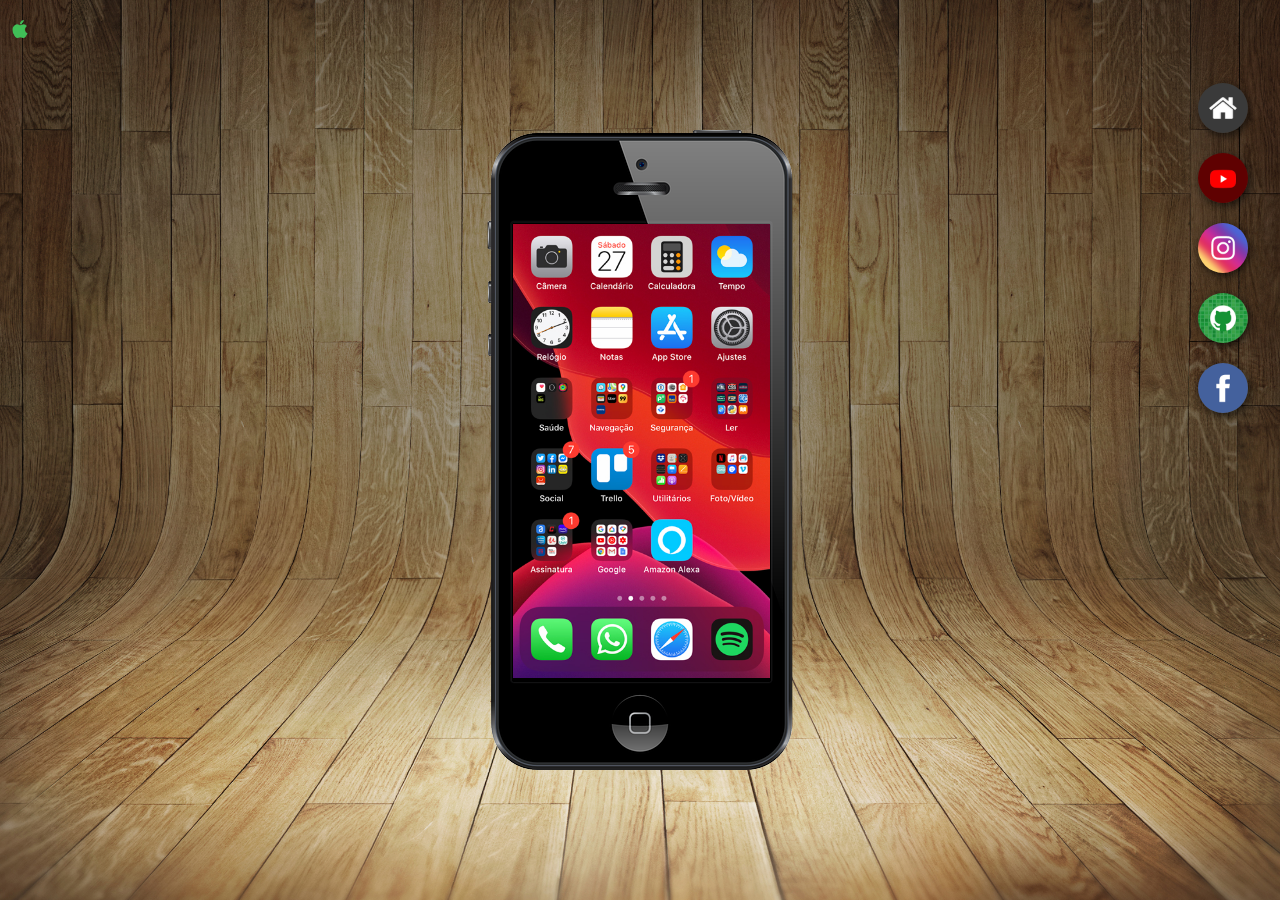
<file: index.html>
<!DOCTYPE html>
<html lang="pt-br">

<head>
    <meta charset="UTF-8">
    <meta name="description" content="descrição da minha página">
    <meta name="author" content="Alex Rodrigues Vitorino">
    <meta name="keywords" content="HTML5, CSS3, JavaScript">
    <link rel="shortcut icon" href="imagens/favicon.jpg" type="image/x-icon">
    <link rel="stylesheet" href="style.css">
    <title>Projeto Social</title>
</head>

<body>


    <main>

        <div class="box">
            <img src="imagens/apple.png" alt="apple" class="apple"> <!--Aqui eu criei uma div para por uma imagem-->
        </div>


        <div class="cellphone">
            <iframe src="home.html" frameborder="0" name="home" id="home"></iframe>
            <!--Aqui criei uma div para por um iframe-->

        </div>


        <div class="socialnetwork">
            <a href="home.html" target="home"><img src="imagens/logo-home.jpg" alt="home"></a>
            <a href="youtube.html" target="home"><img src="imagens/logo-youtube.jpg" alt="youtube"></a>
            <a href="instagram.html" target="home"><img src="imagens/logo-instagram.jpg" alt="instagram"></a>
            <a href="github.html" target="home"><img src="imagens/logo-github.jpg" alt="github"></a>
            <a href="facebook.html" target="home"><img src="imagens/logo-facebook.jpg" alt="facebook"></a>
            <!--Aqui criei uma div para por o html e as imagens com os logo-->


        </div>



    </main>



</body>

</html>
</file>
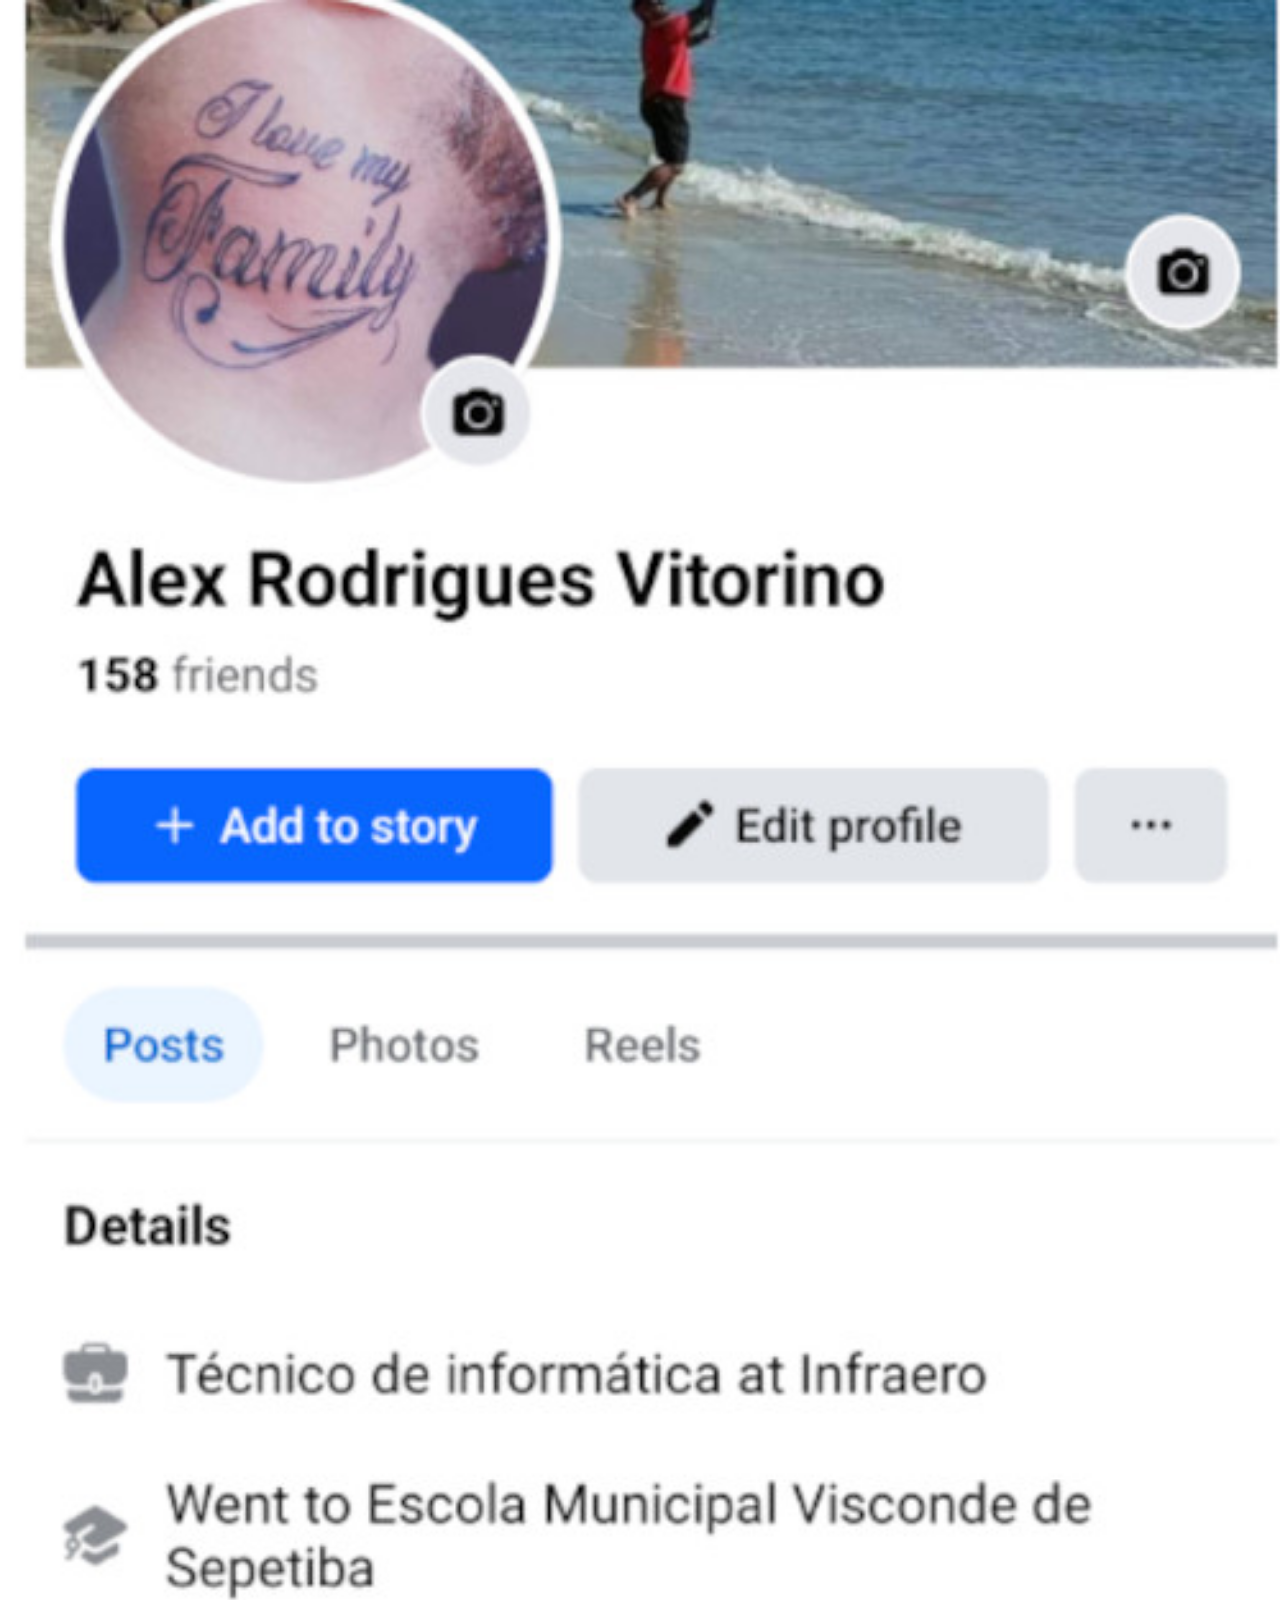
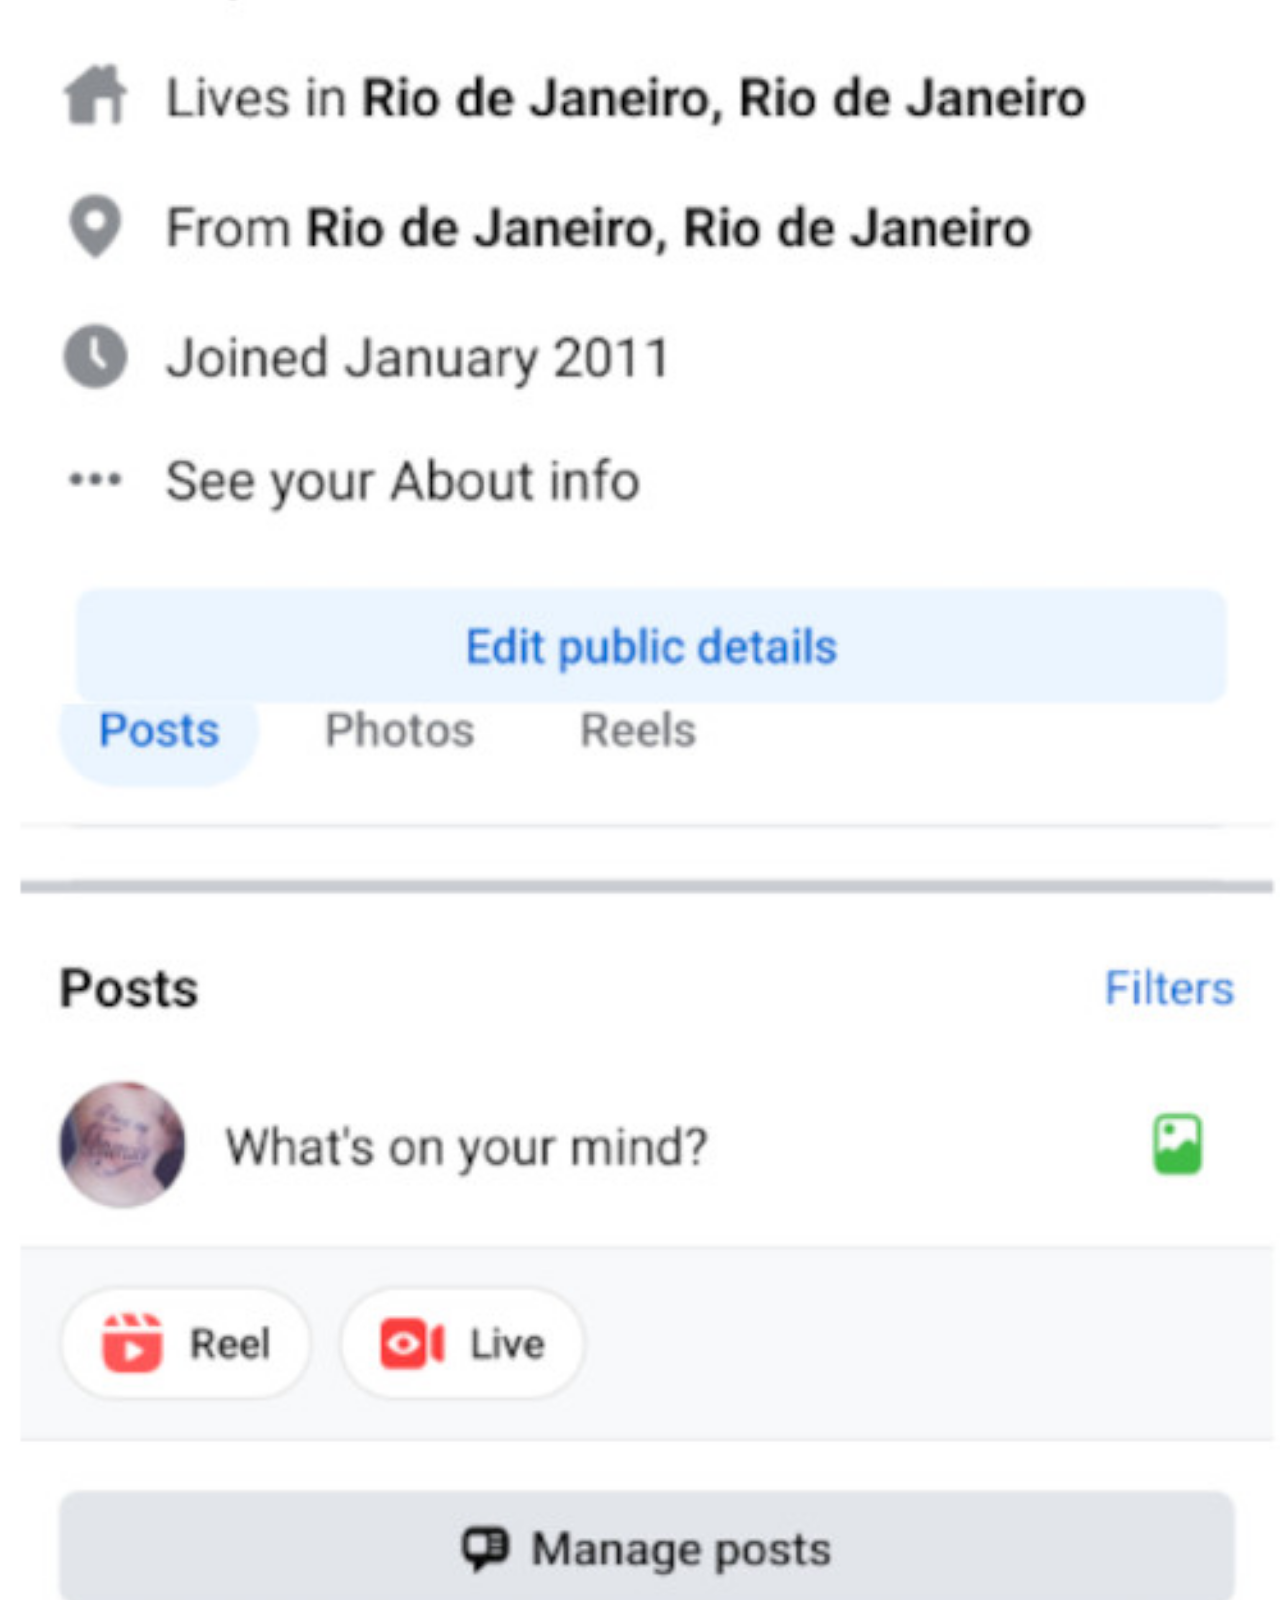
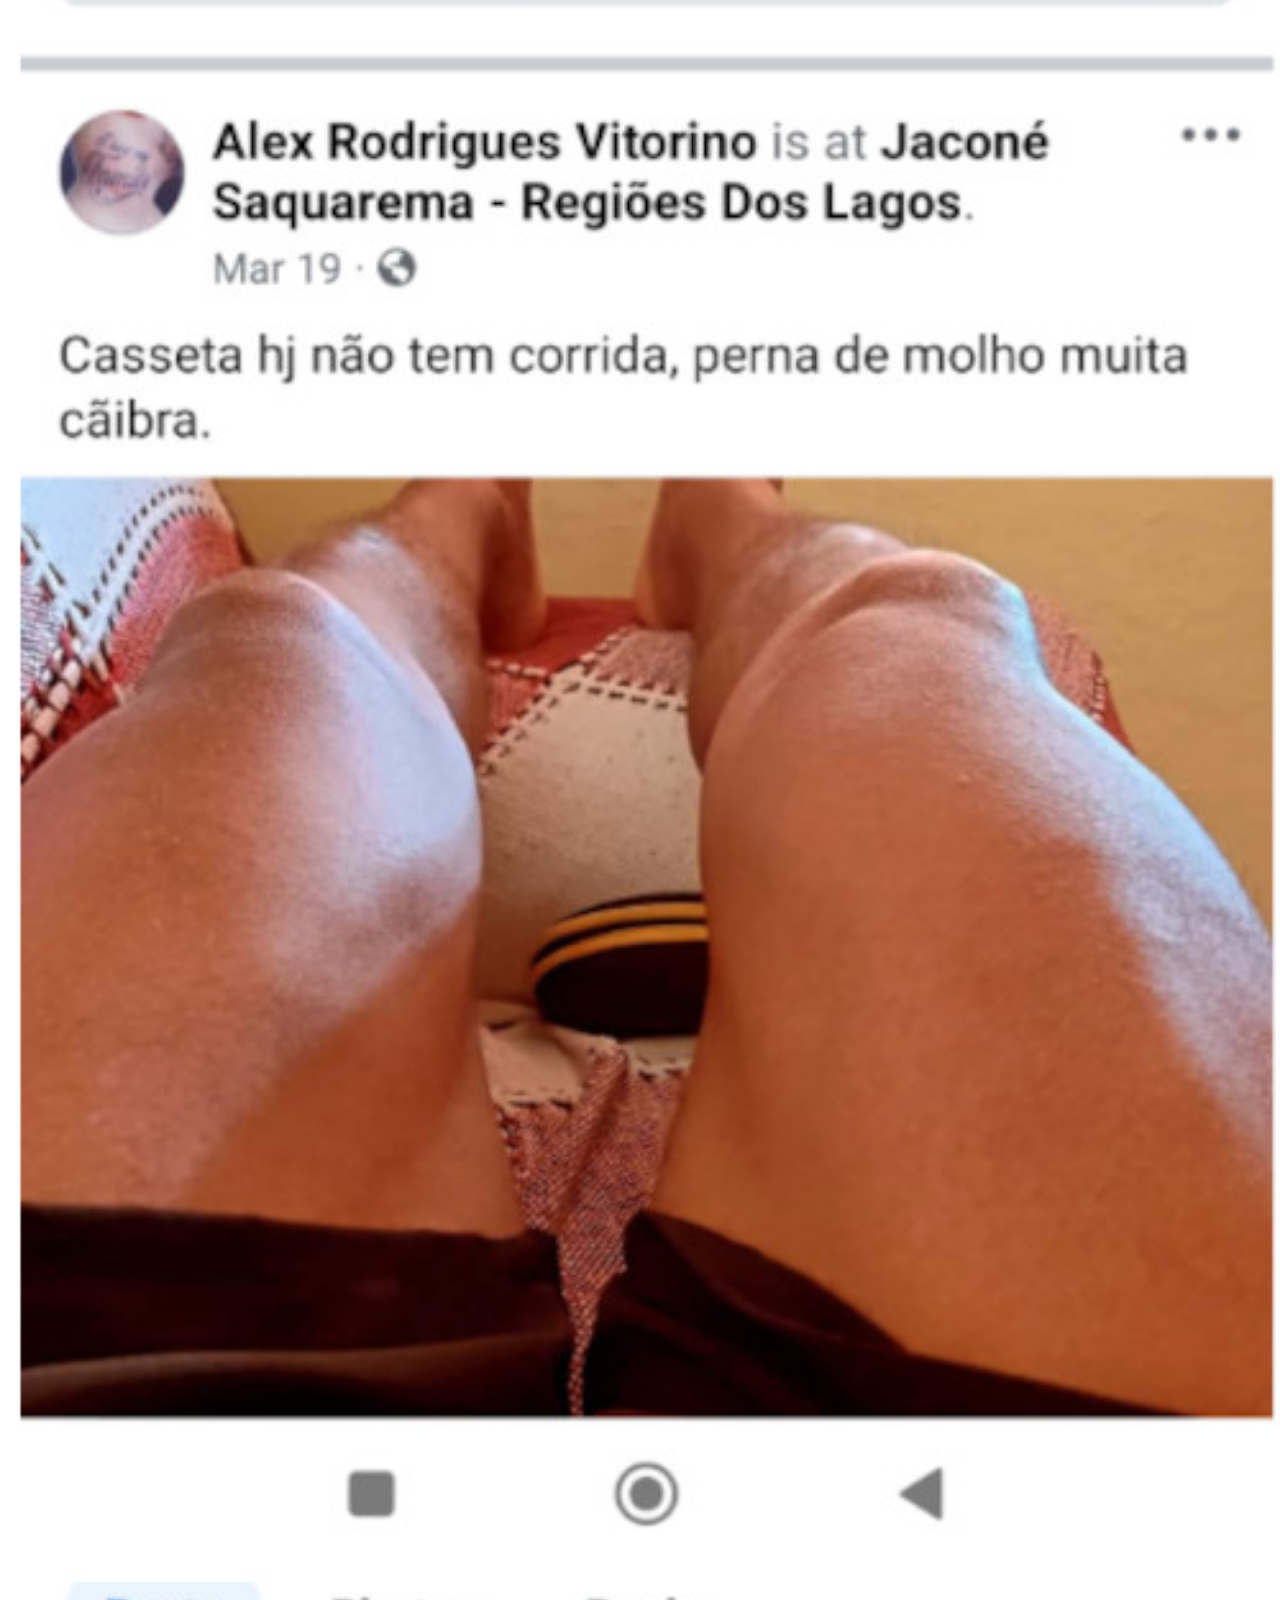
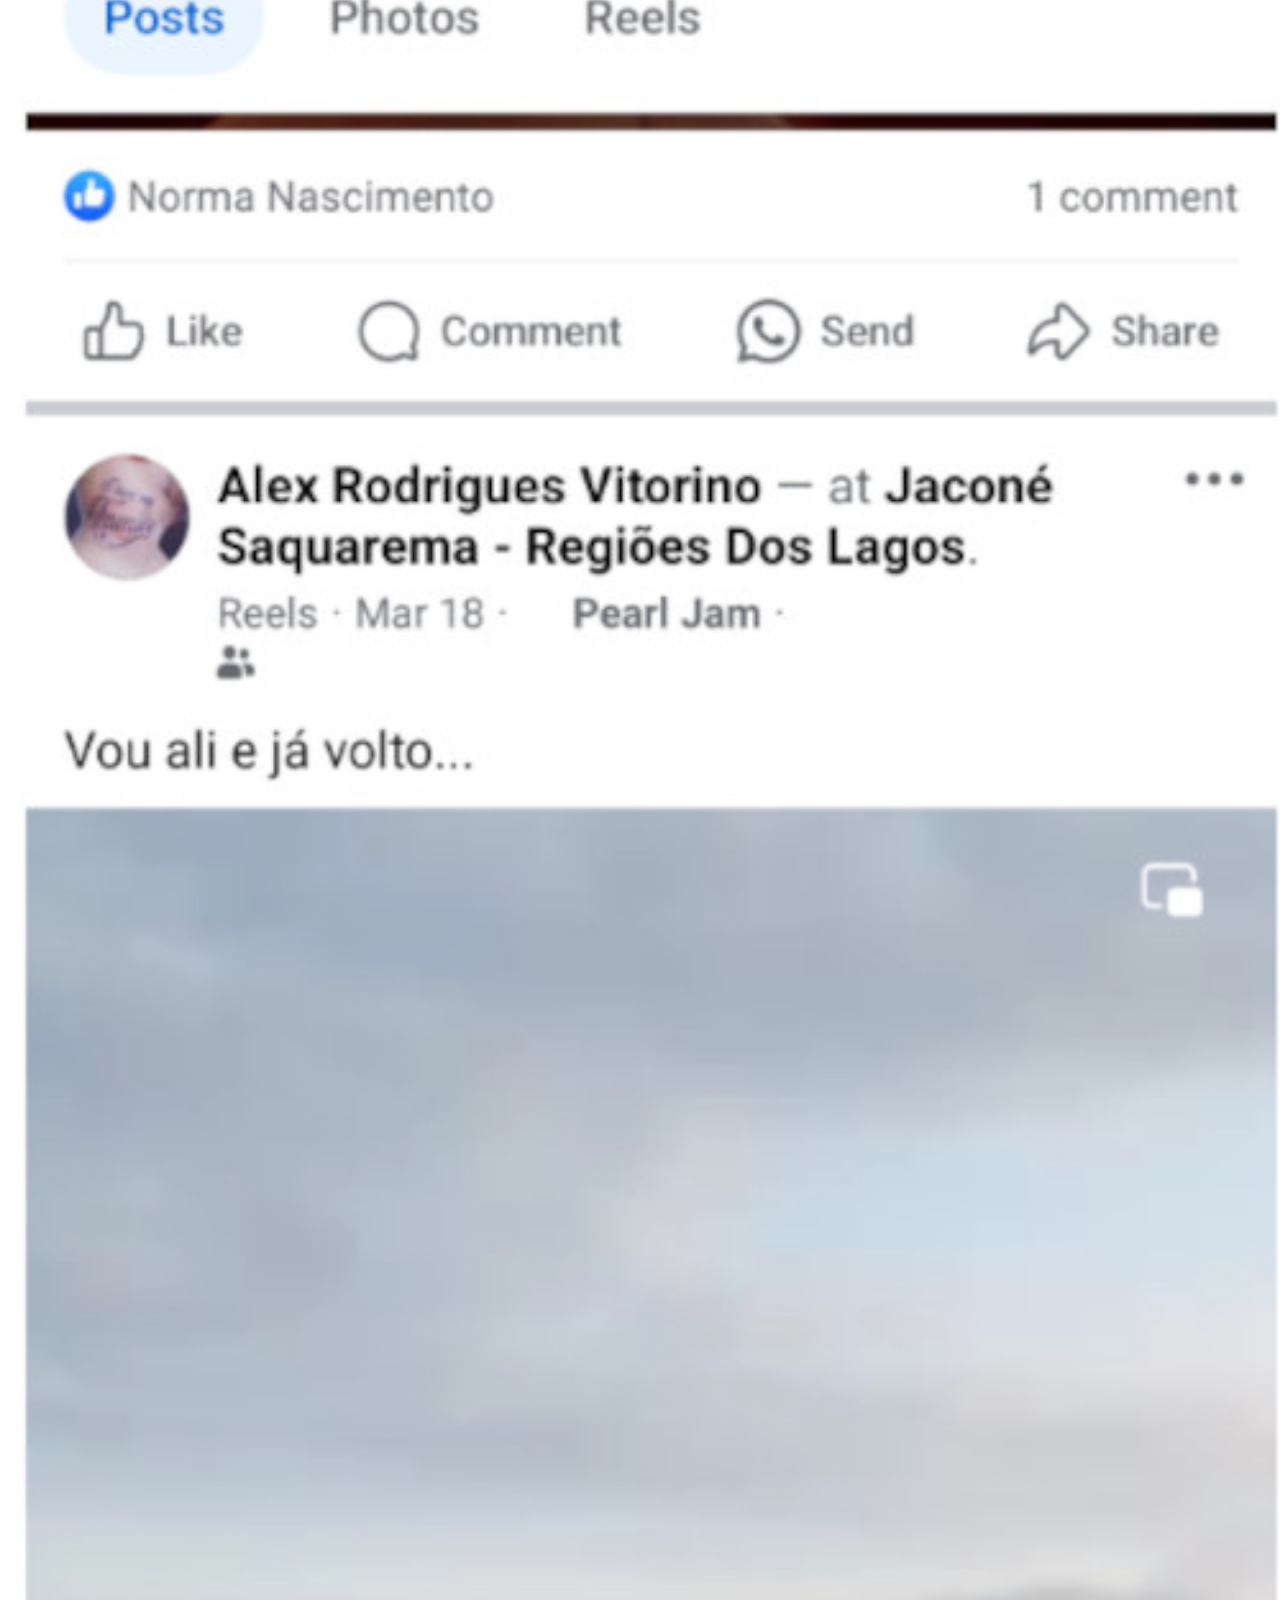
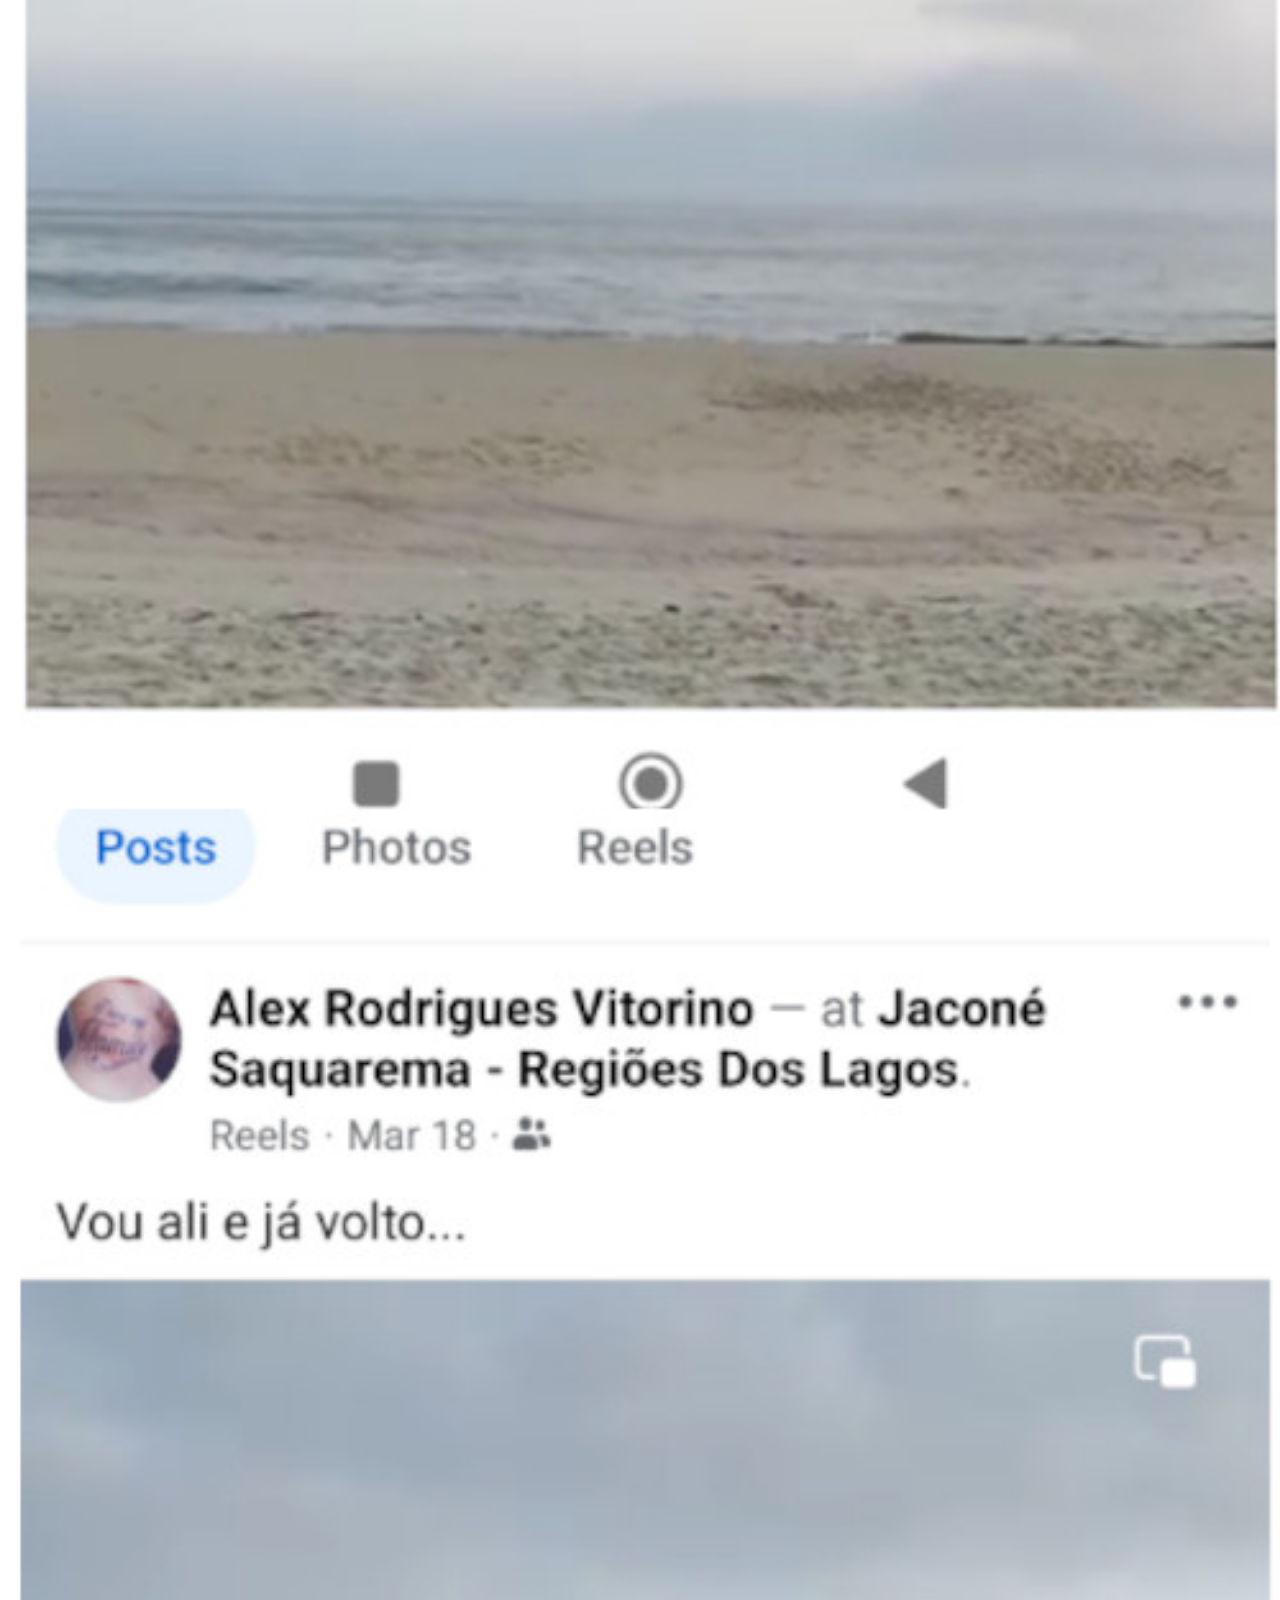
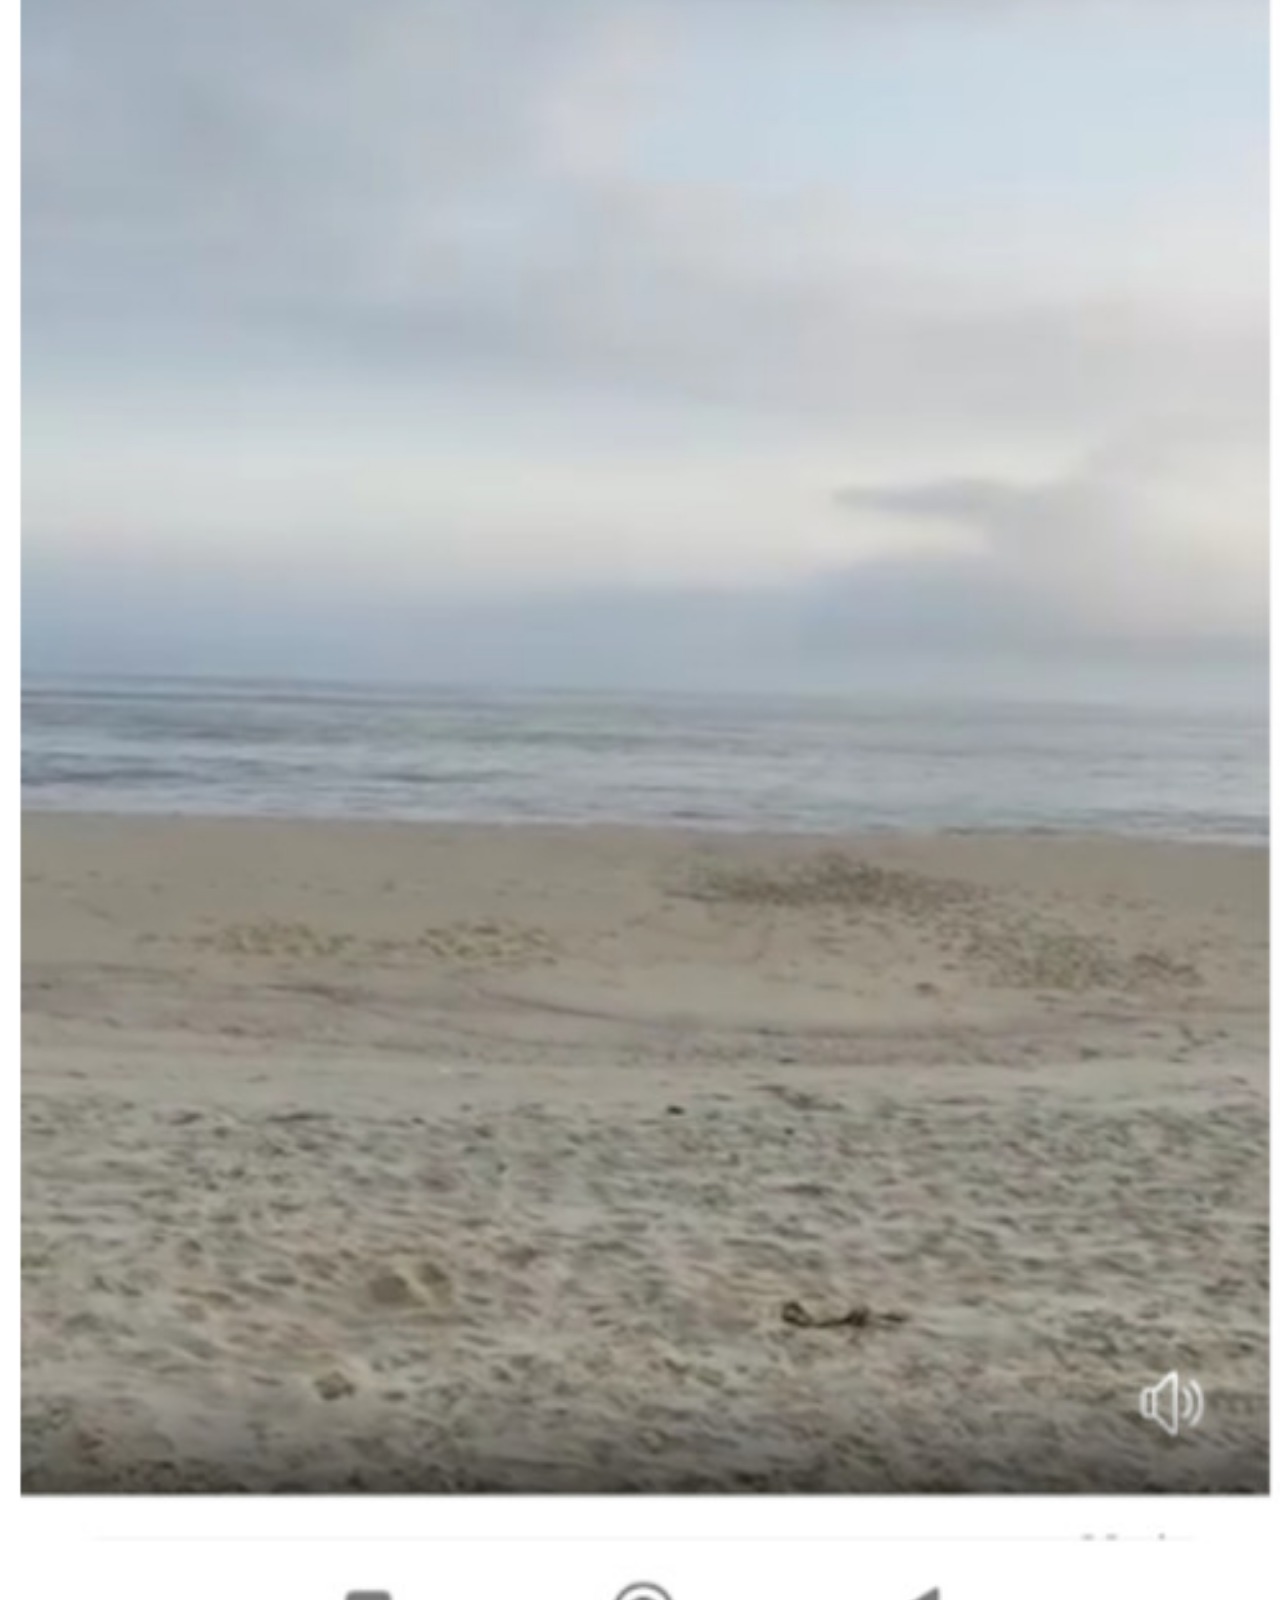
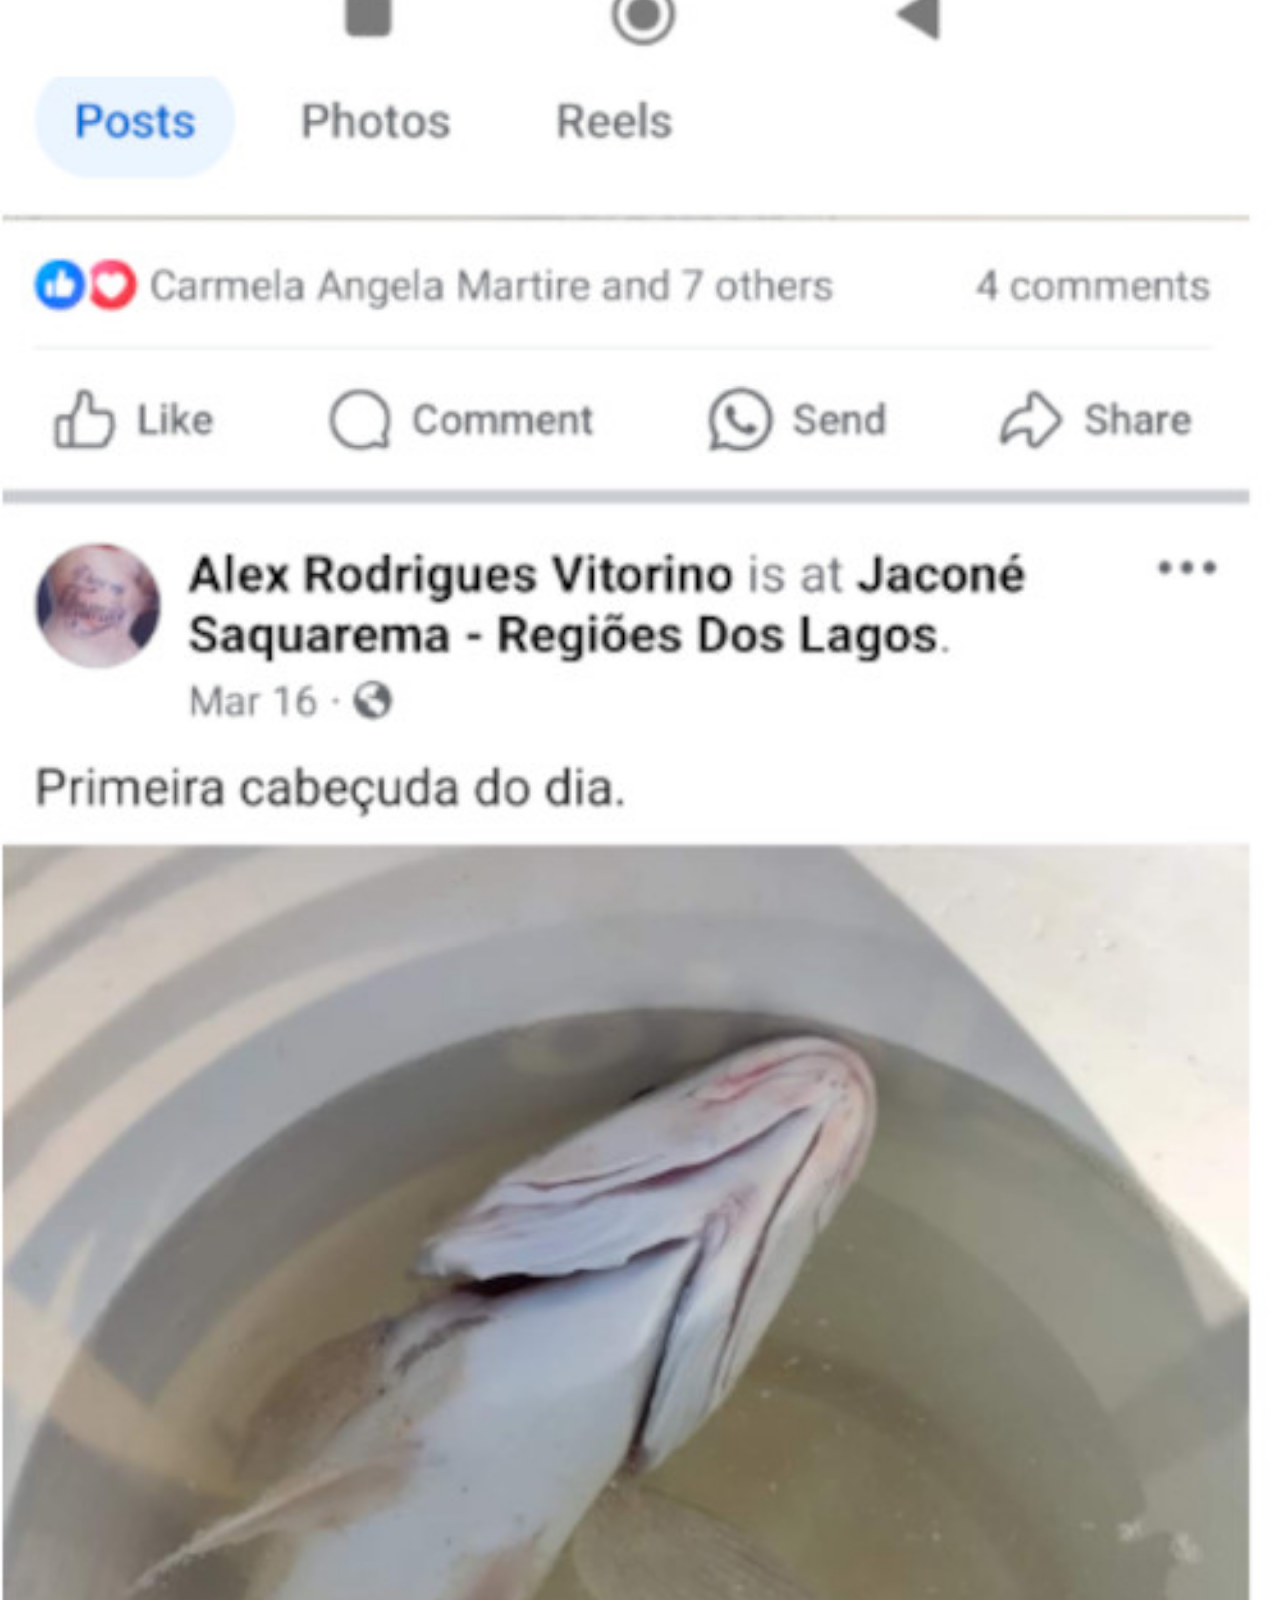
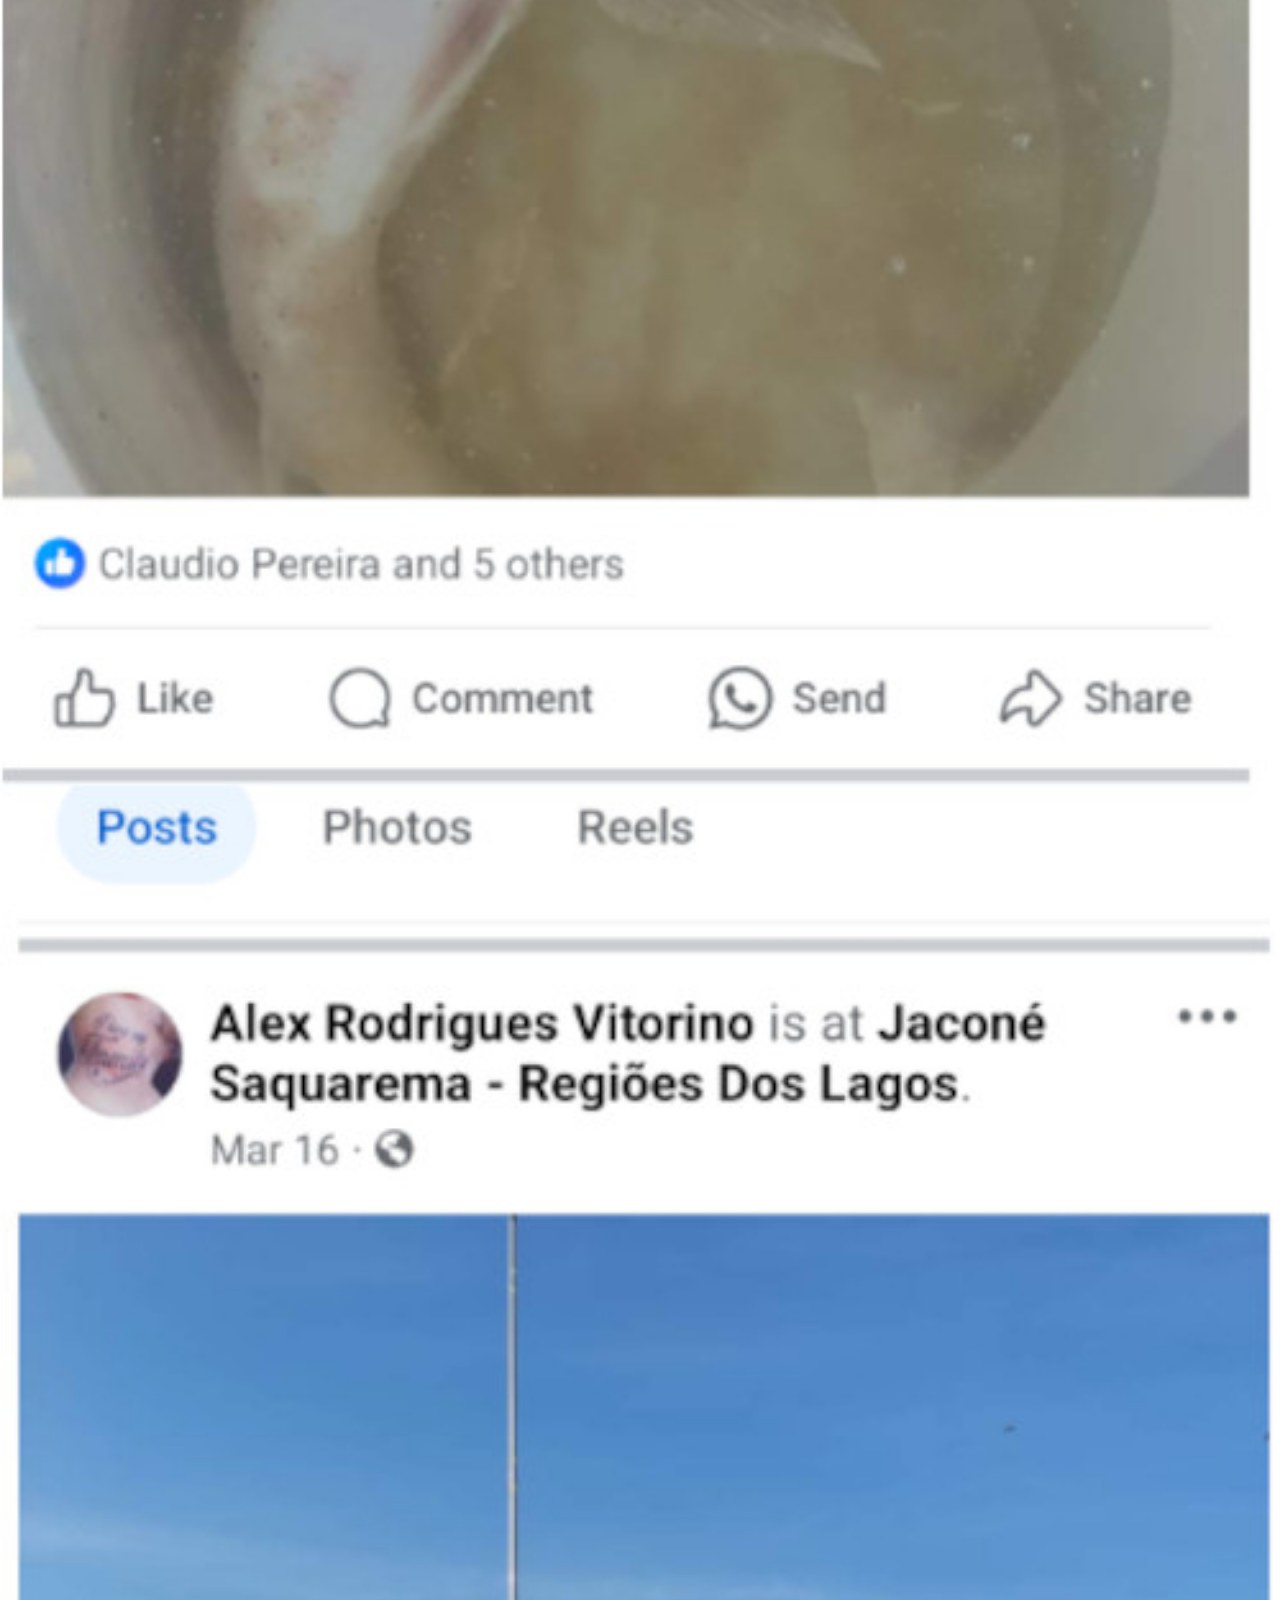
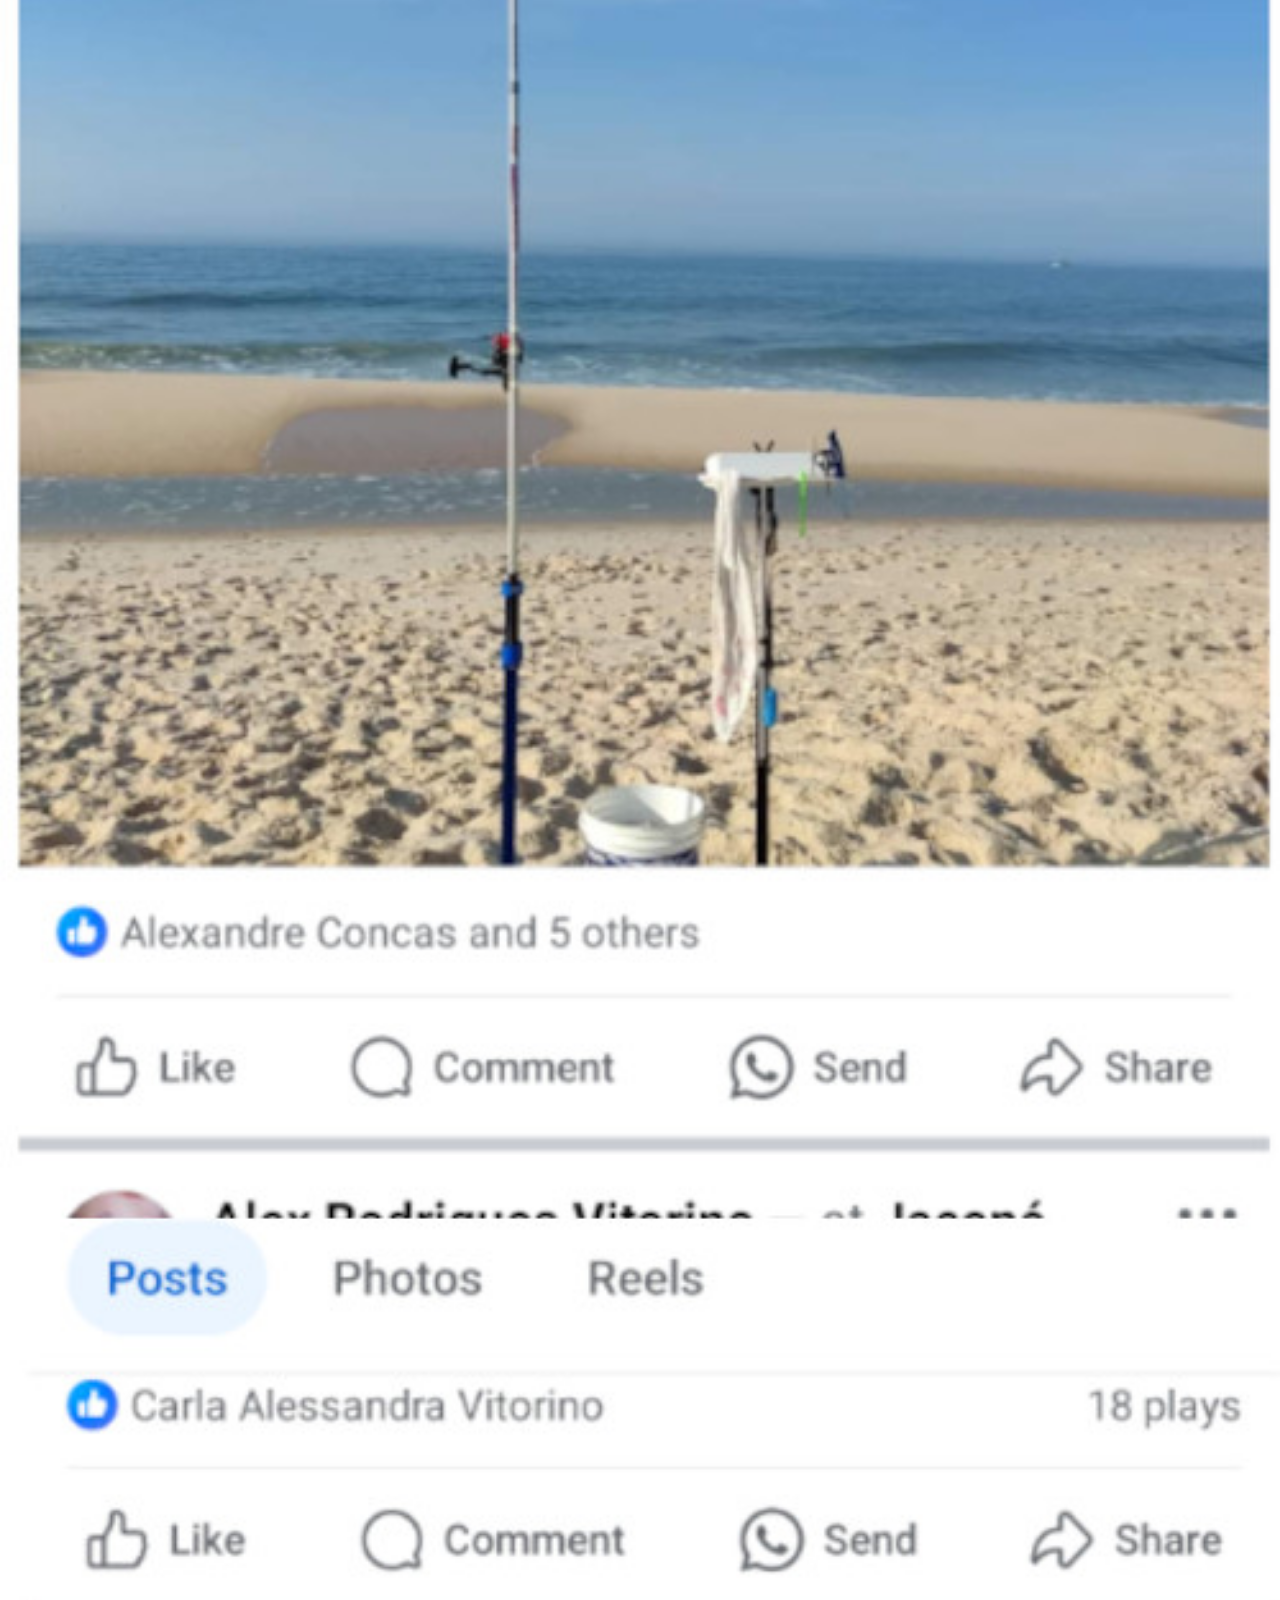
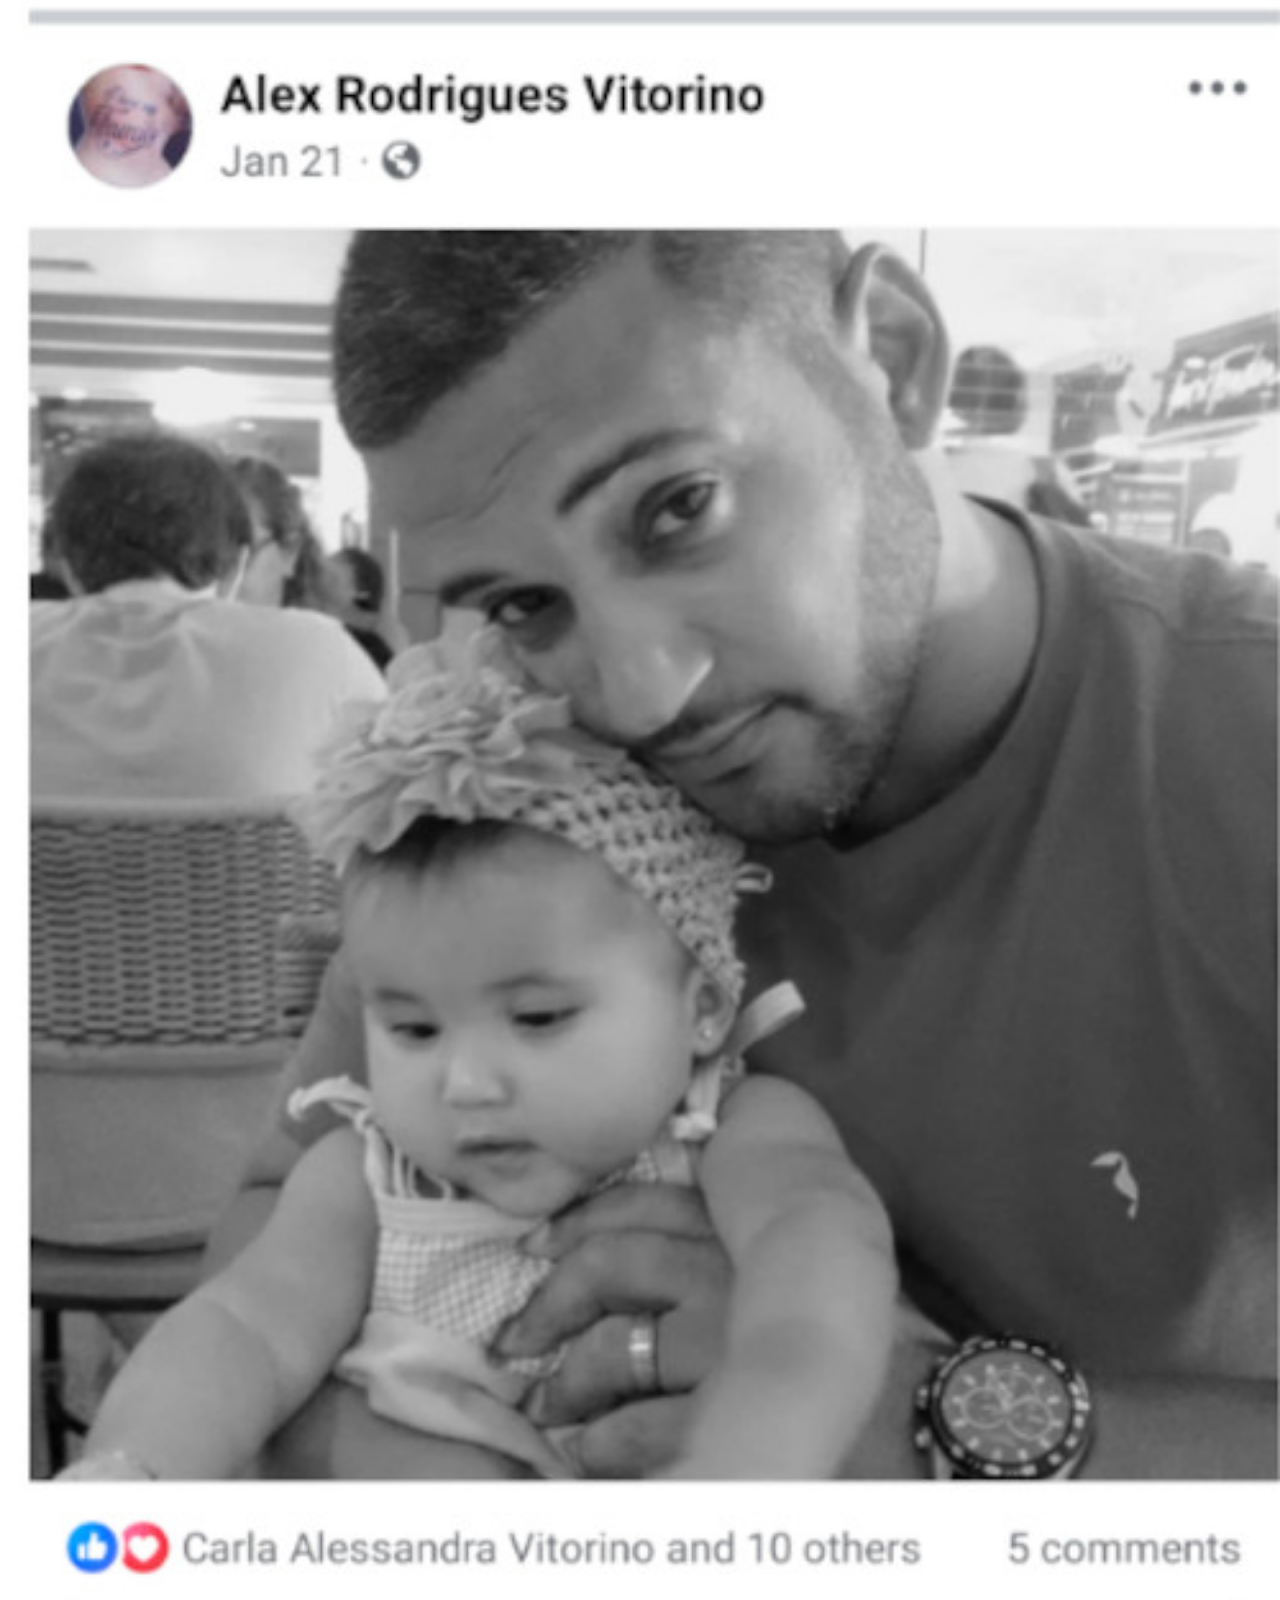
<file: facebook.html>
<!DOCTYPE html>
<html lang="pt-br">

<head>
    <meta charset="UTF-8">
    <meta name="description" content="descrição da minha página">
    <meta name="author" content="Alex Rodrigues Vitorino">
    <meta name="keywords" content="descrição da minha página">
    <link rel="stylesheet" href="facebook.css">
    <title>Facebook</title>
</head>

<body>
    <img src="imagens/telafacebook.jpg" alt="facebook">
    <!--Aqui apliquei imagens printadas da rede social facebook-->
    <a href="https://www.facebook.com/alex.r.vitorino?mibextid=kFxxJD" target="_blank">Acesse</a>
    <!--Aqui apliquei link da rede social facebook-->
</body>

</html>
</file>
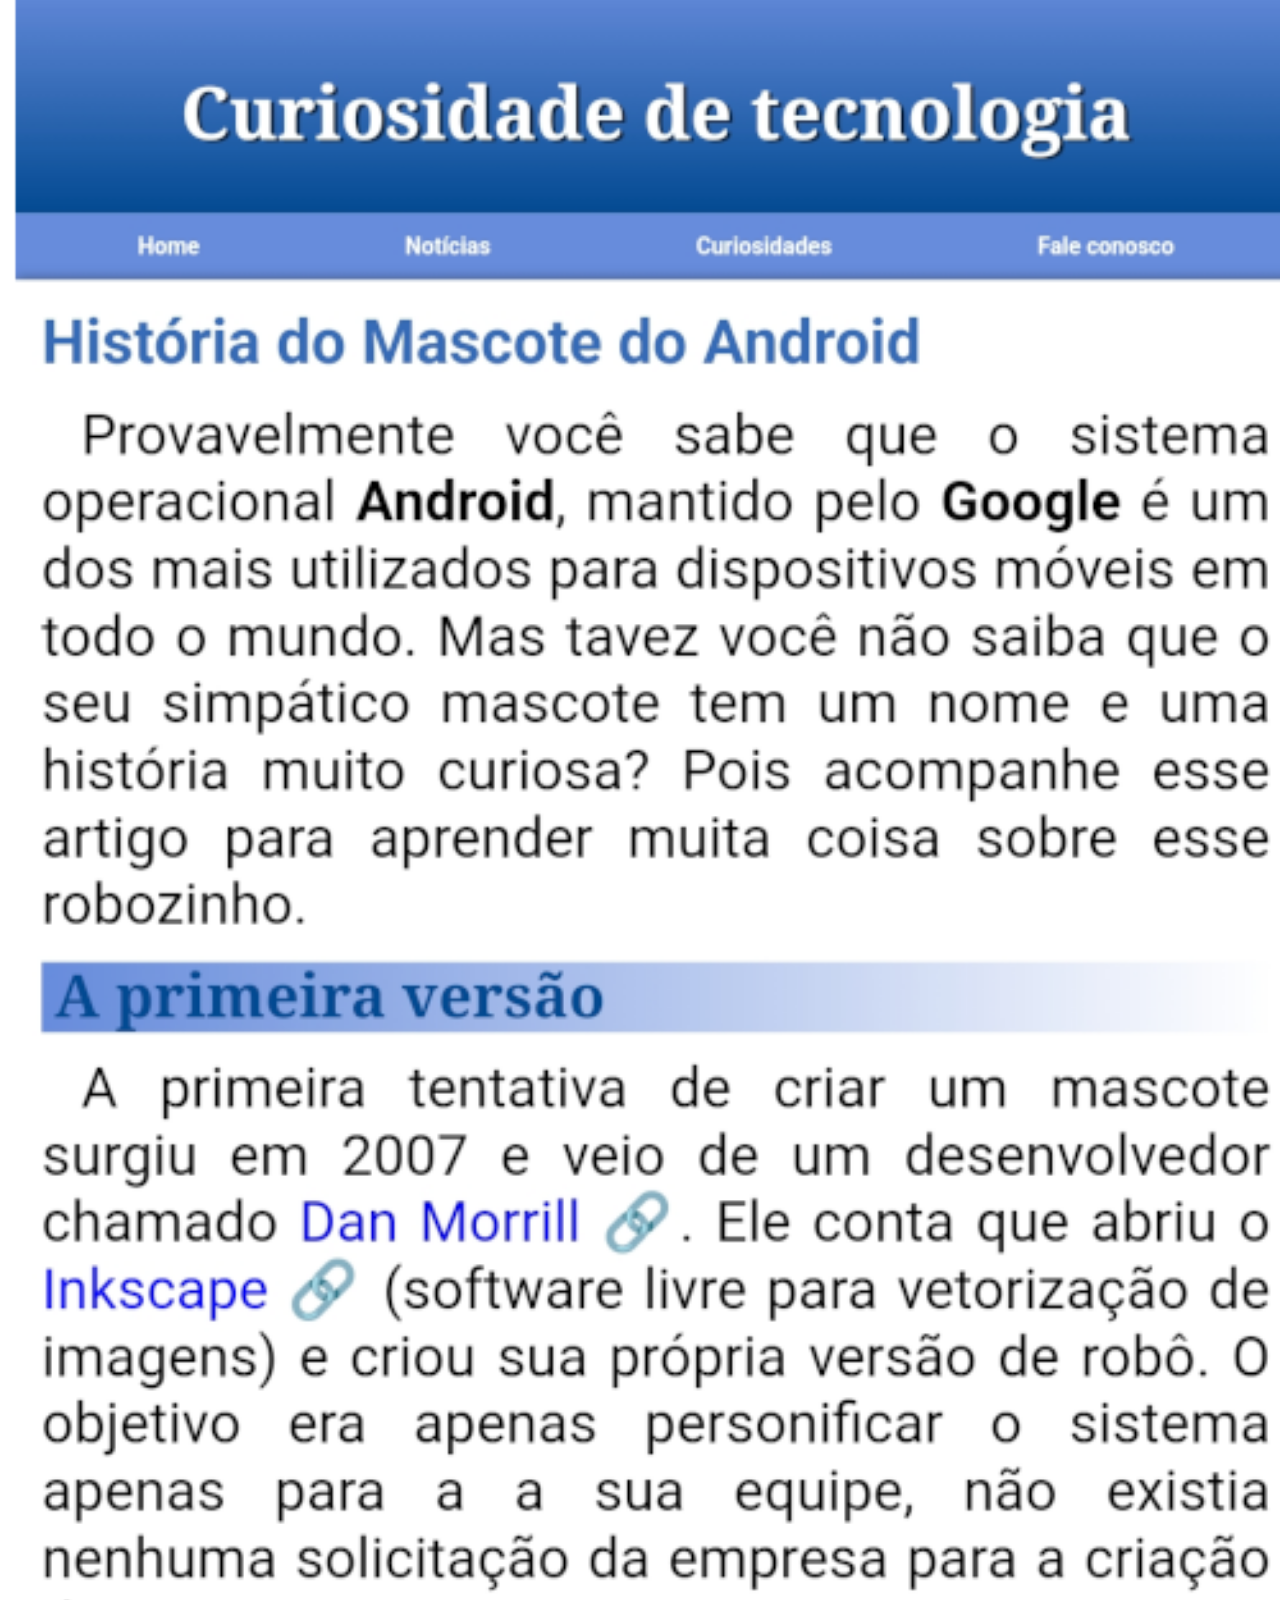
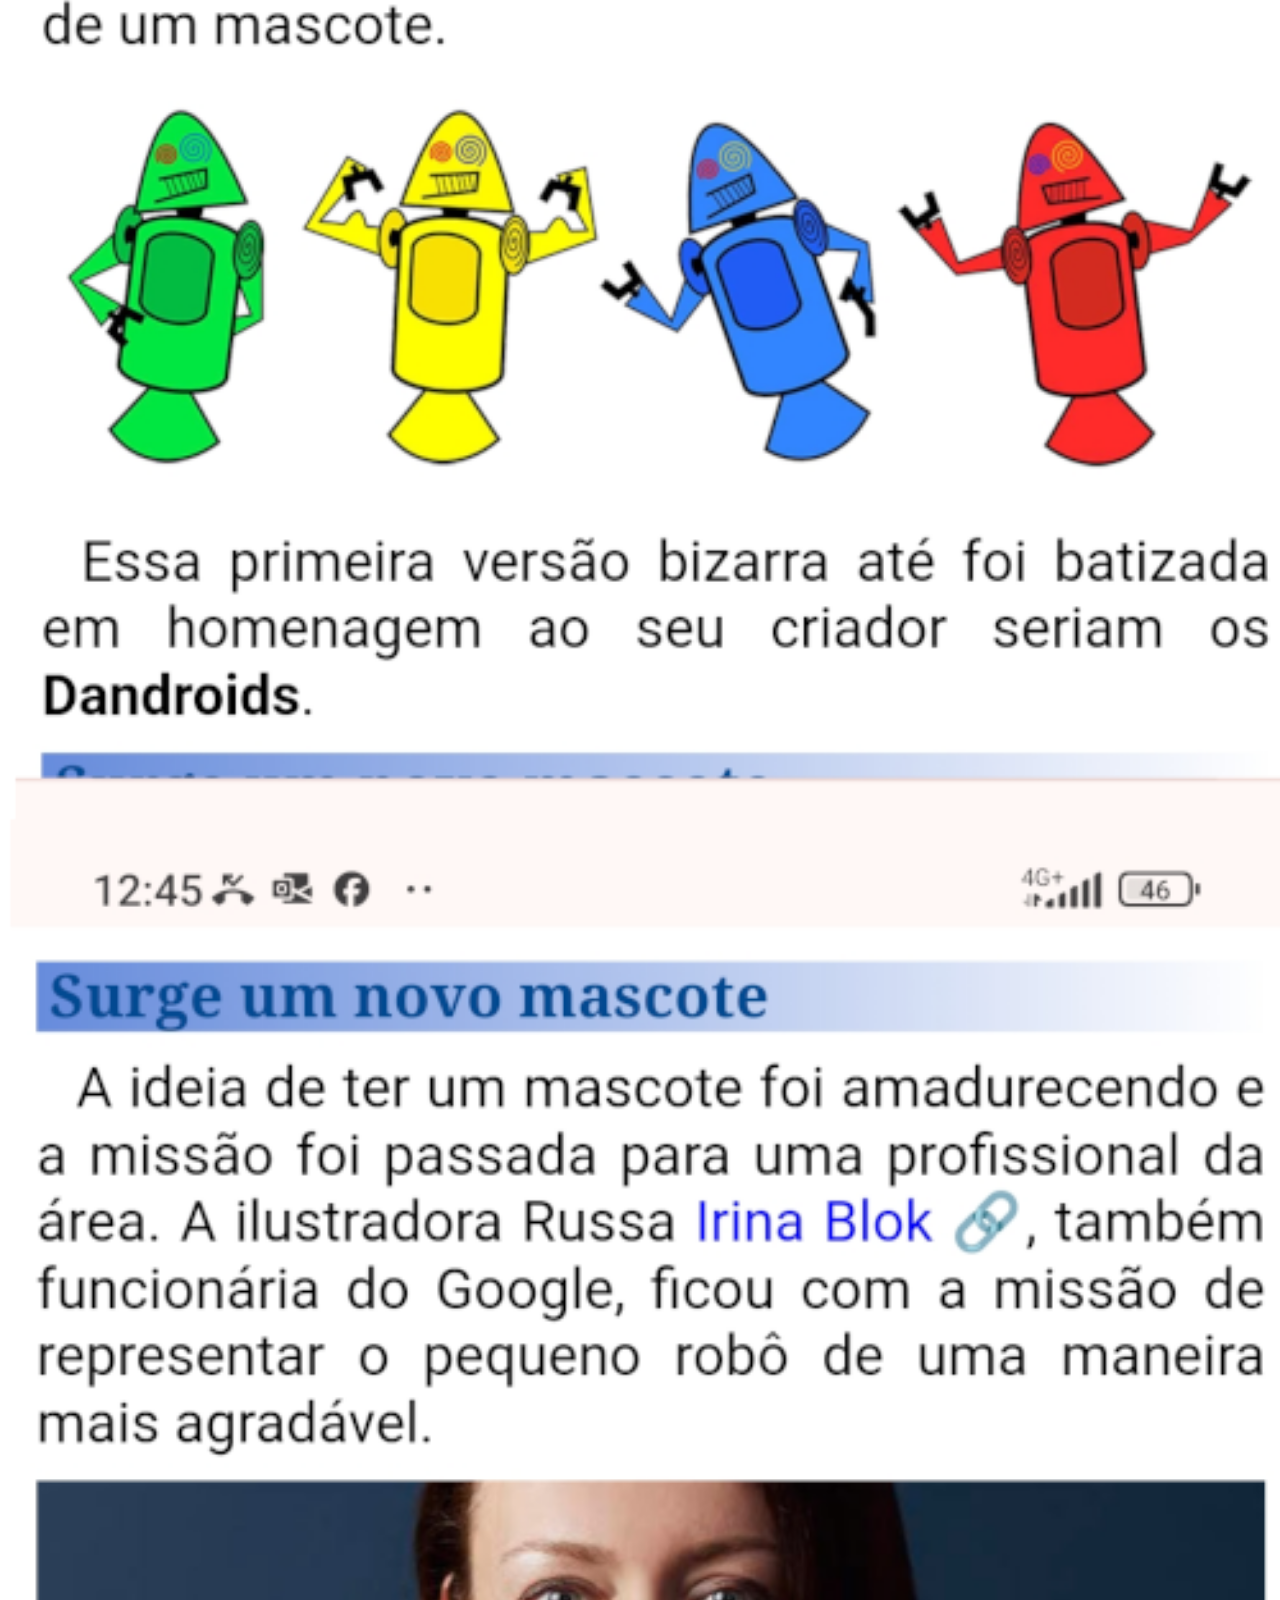
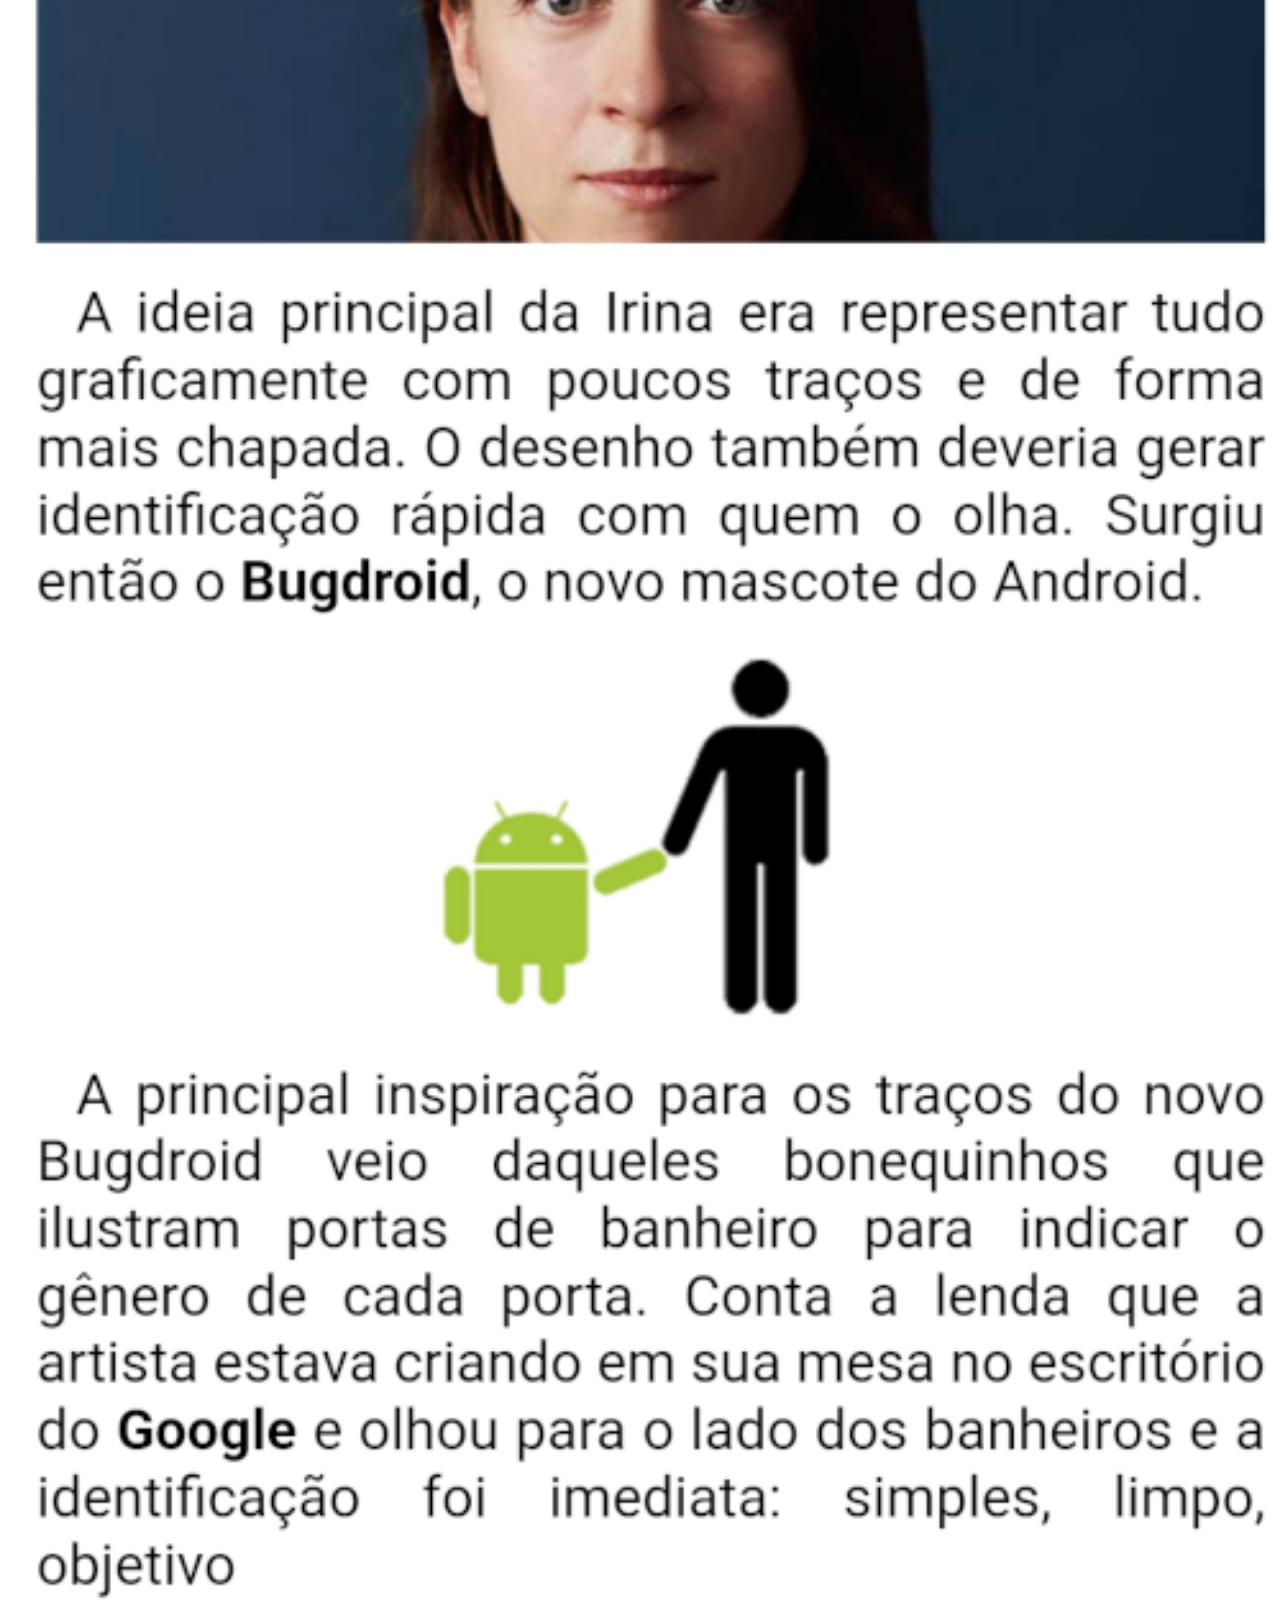
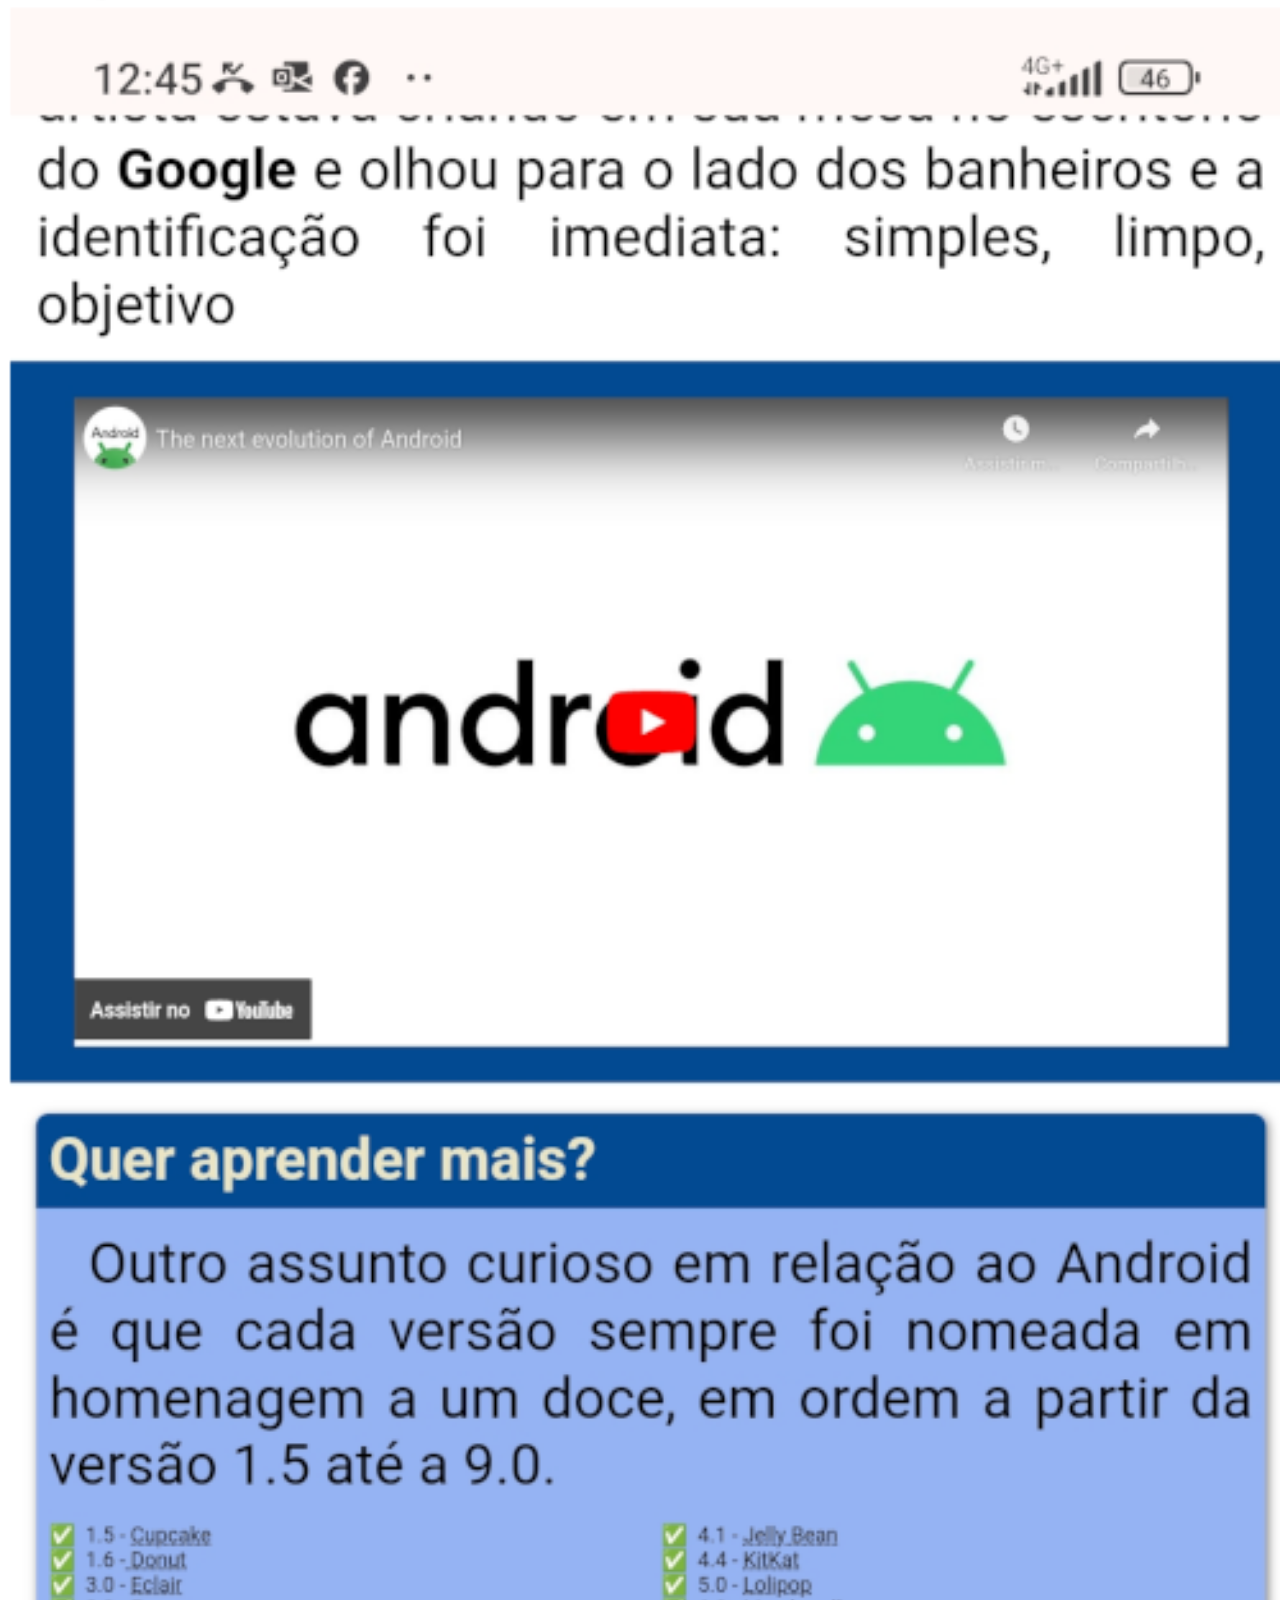
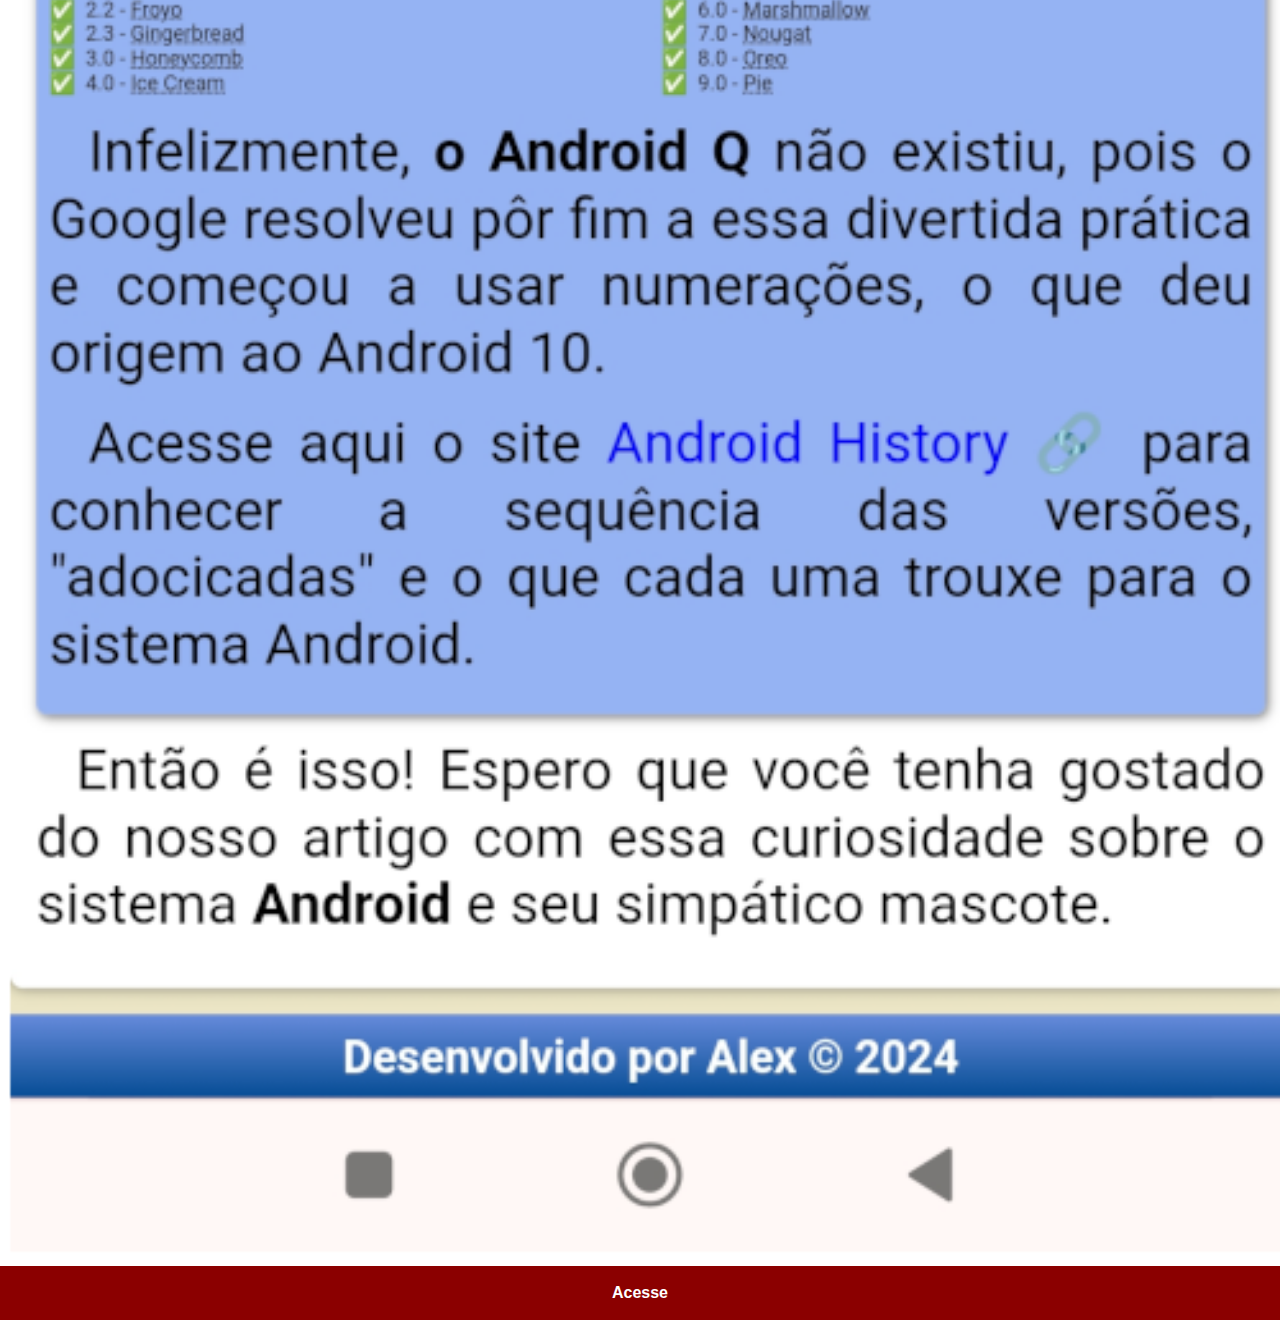
<file: github.html>
<!DOCTYPE html>
<html lang="pt-br">

<head>
    <meta charset="UTF-8">
    <meta name="description" content="descrição da minha págona">
    <meta name="author" content="Alex Rodrigues Vitorino">
    <meta name="keywords" content="HTML5, CSS3, JavaScript">
    <link rel="stylesheet" href="github.css">
    <title>Document</title>
</head>

<body>
    <img src="imagens/telagithub.png" alt="github">
    <!--Aqui apliquei imagens printadas da rede social github-->
    <a href="https://github.com/Alexdesenvolvedor-Front-End" target="_blank">Acesse</a>
    <!--Aqui apliquei link da rede social github-->
</body>

</html>
</file>
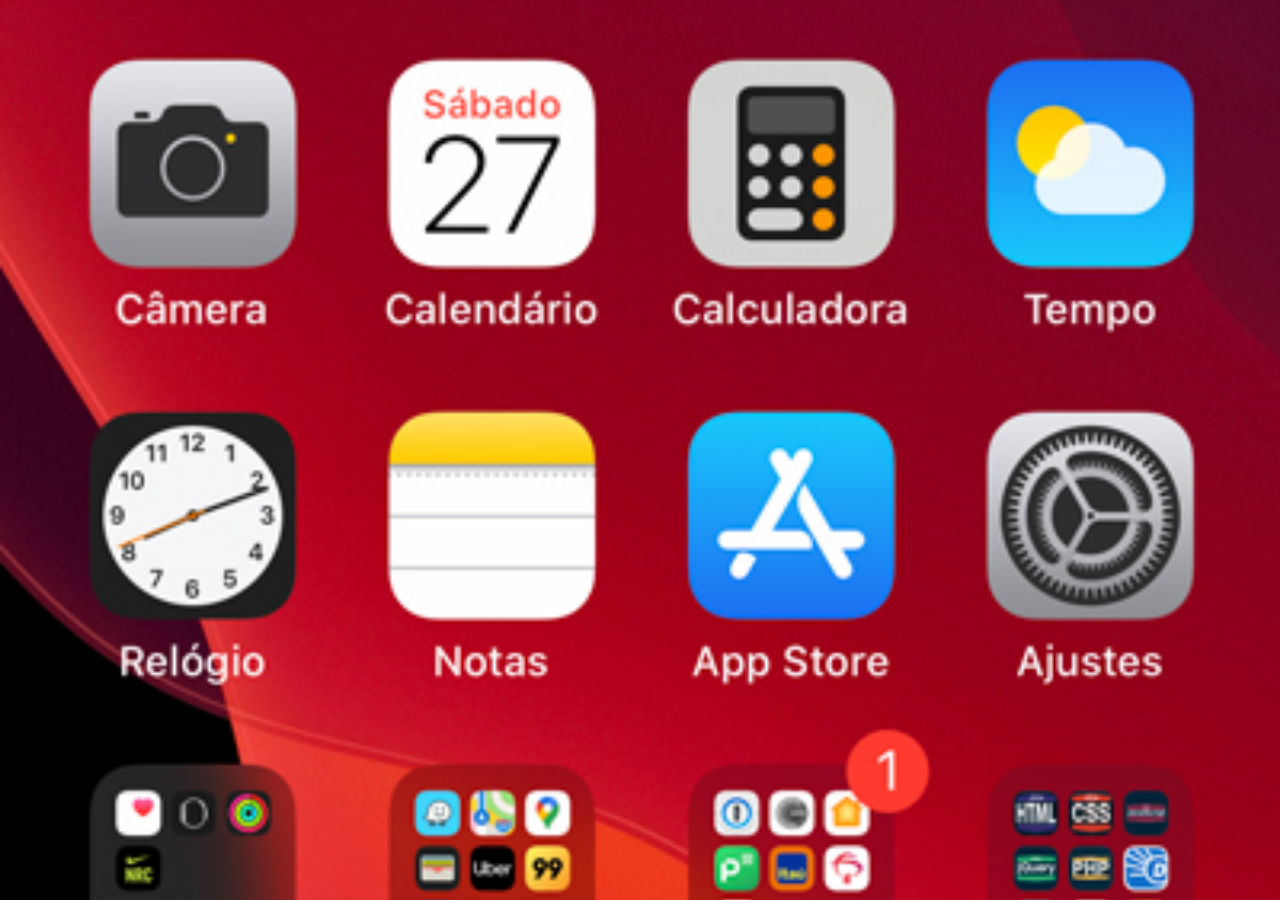
<file: home.html>
<!DOCTYPE html>
<html lang="en">

<head>
    <meta charset="UTF-8">
    <meta name="description" content="descroção da minha página">
    <meta name="author" content="Alex Rodrigues Vitorino">
    <meta name="keywords" content="HTML5, CSS3, JavaScript">
    <link rel="stylesheet" href="home.css">
    <title>Home</title>
</head>

<body>

</body>

</html>
</file>
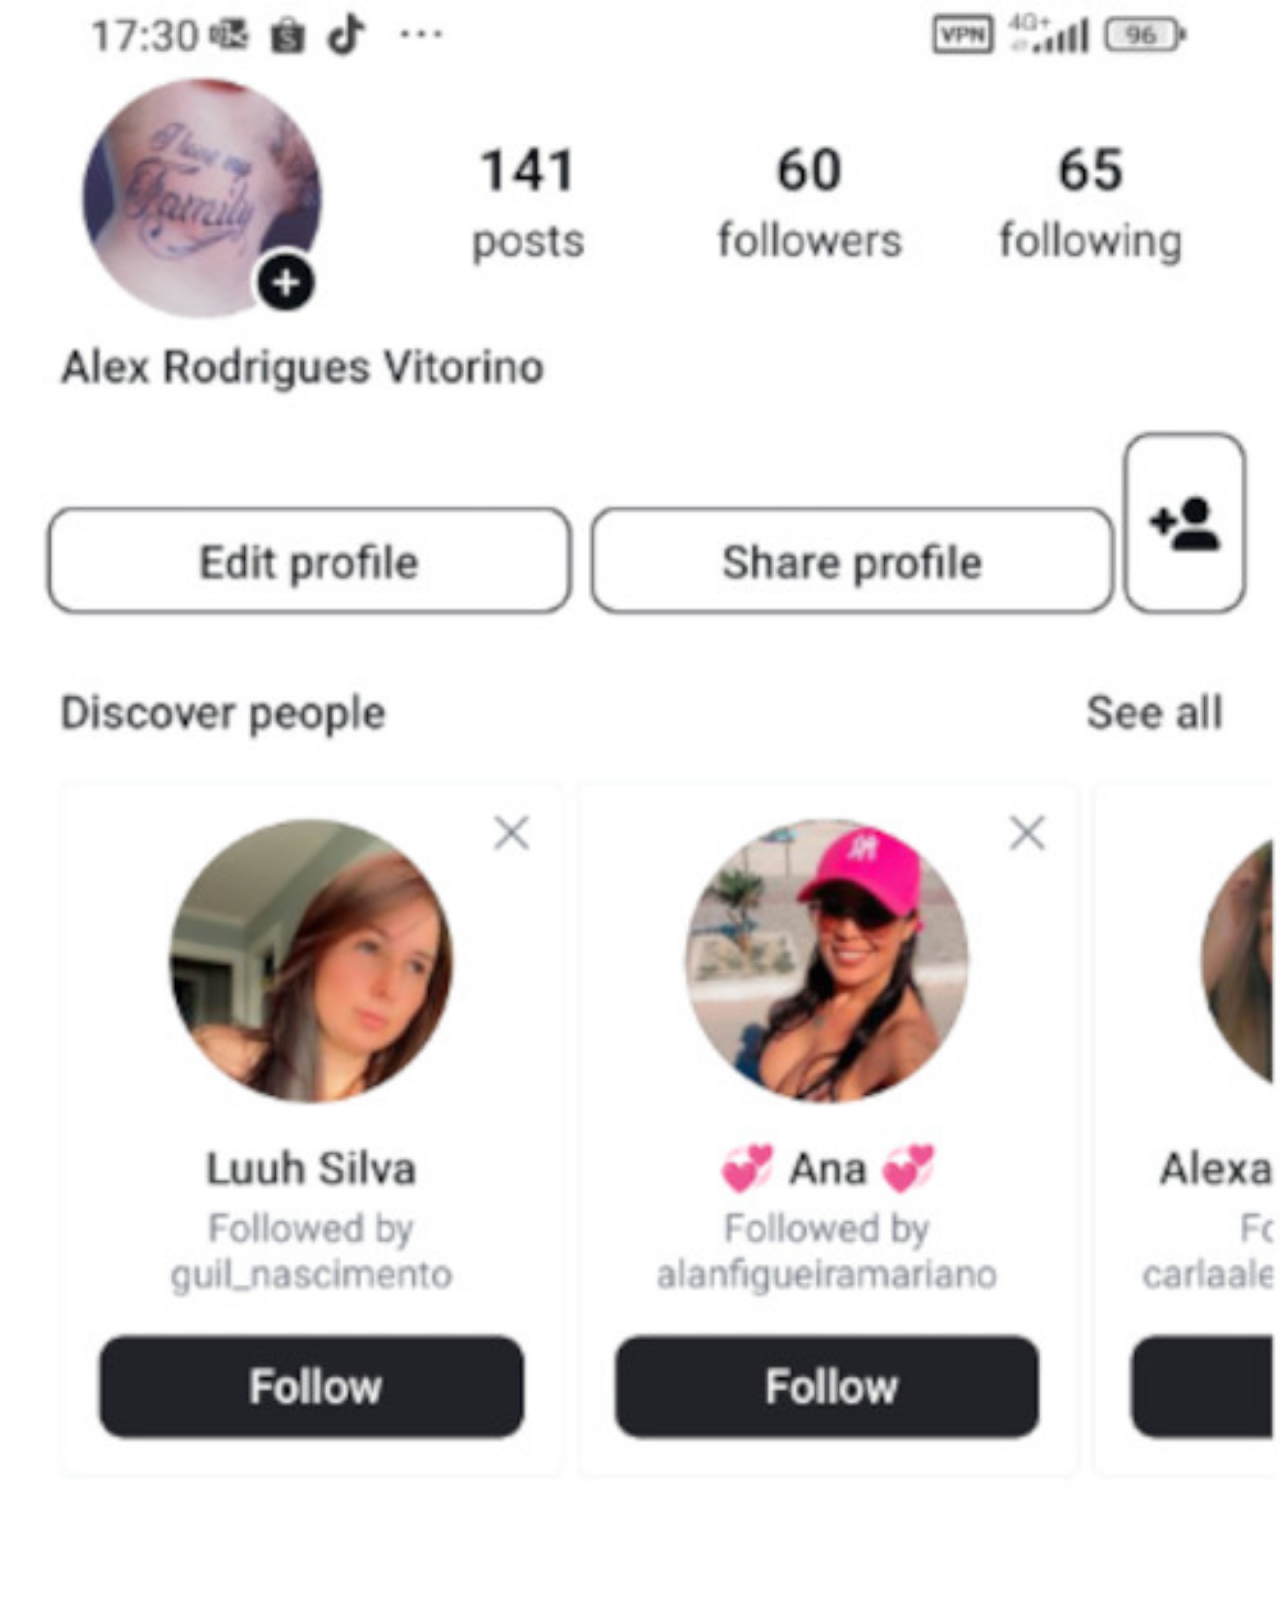
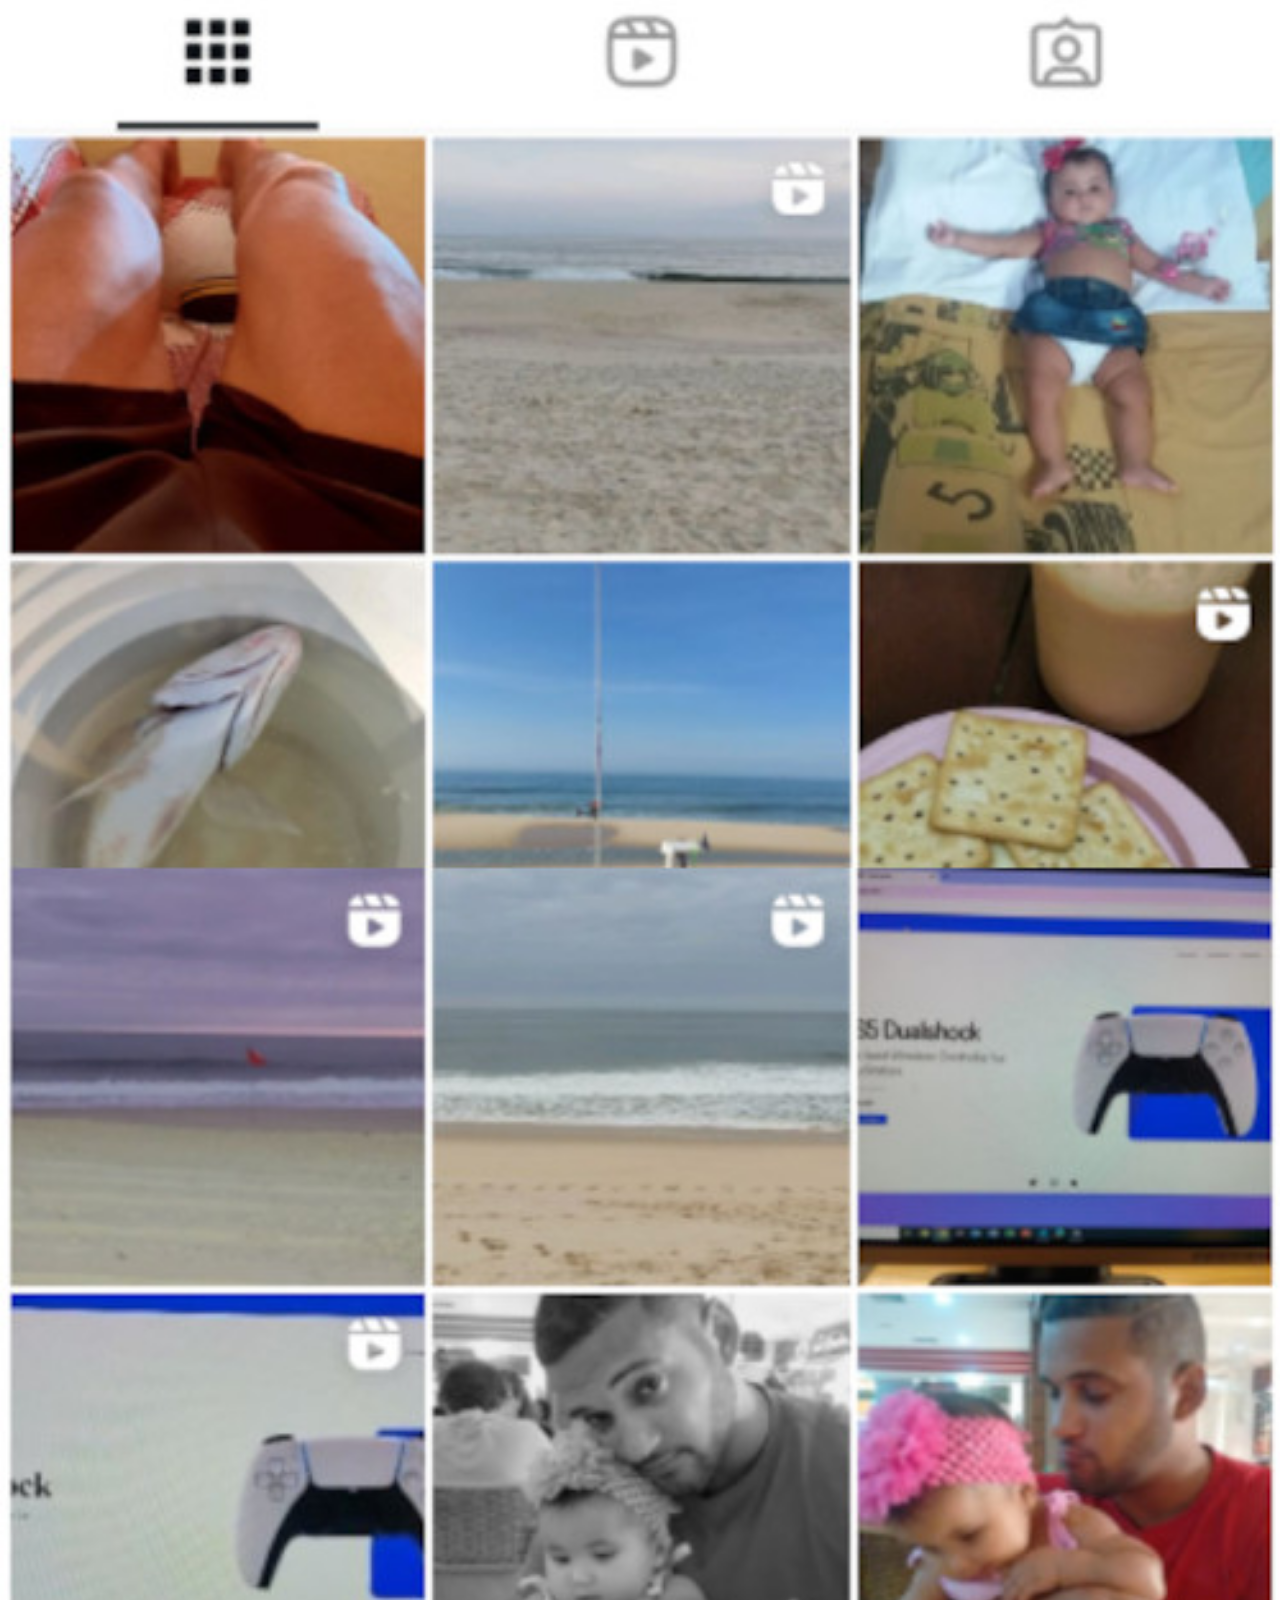
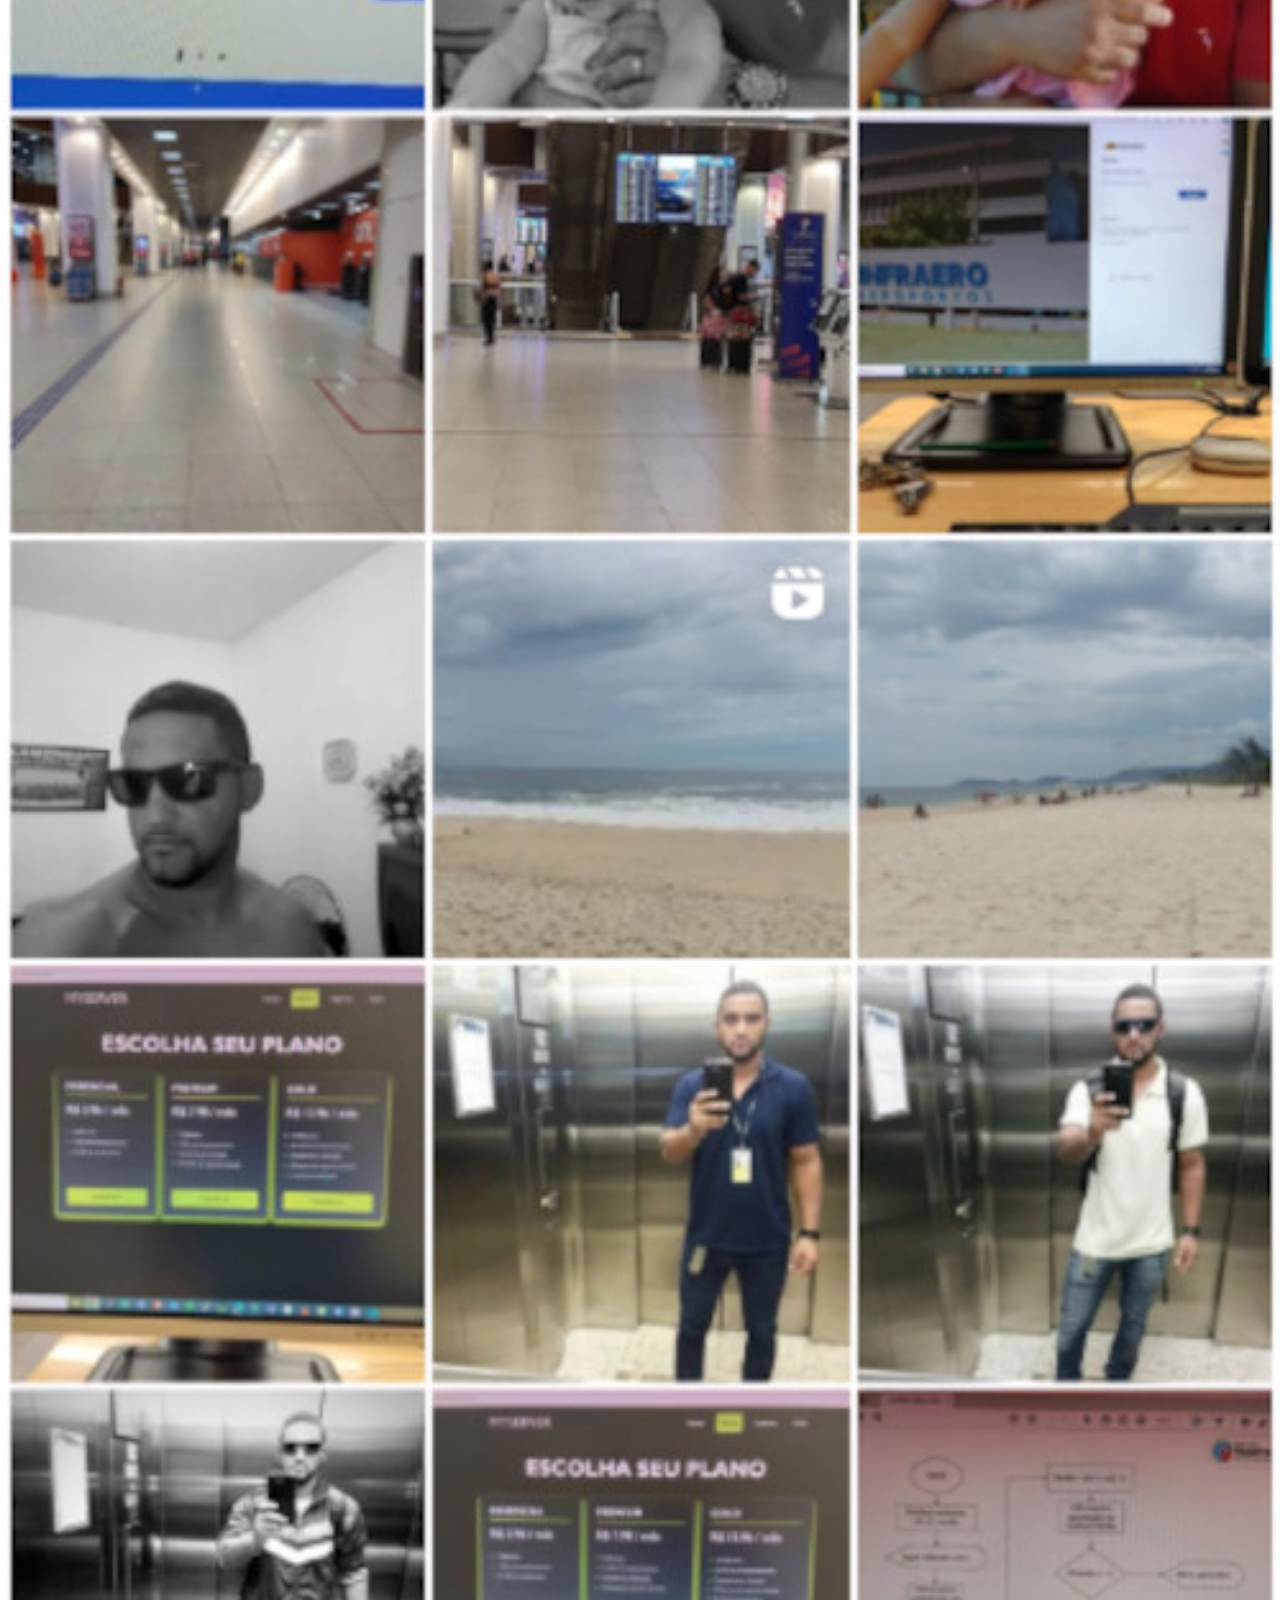
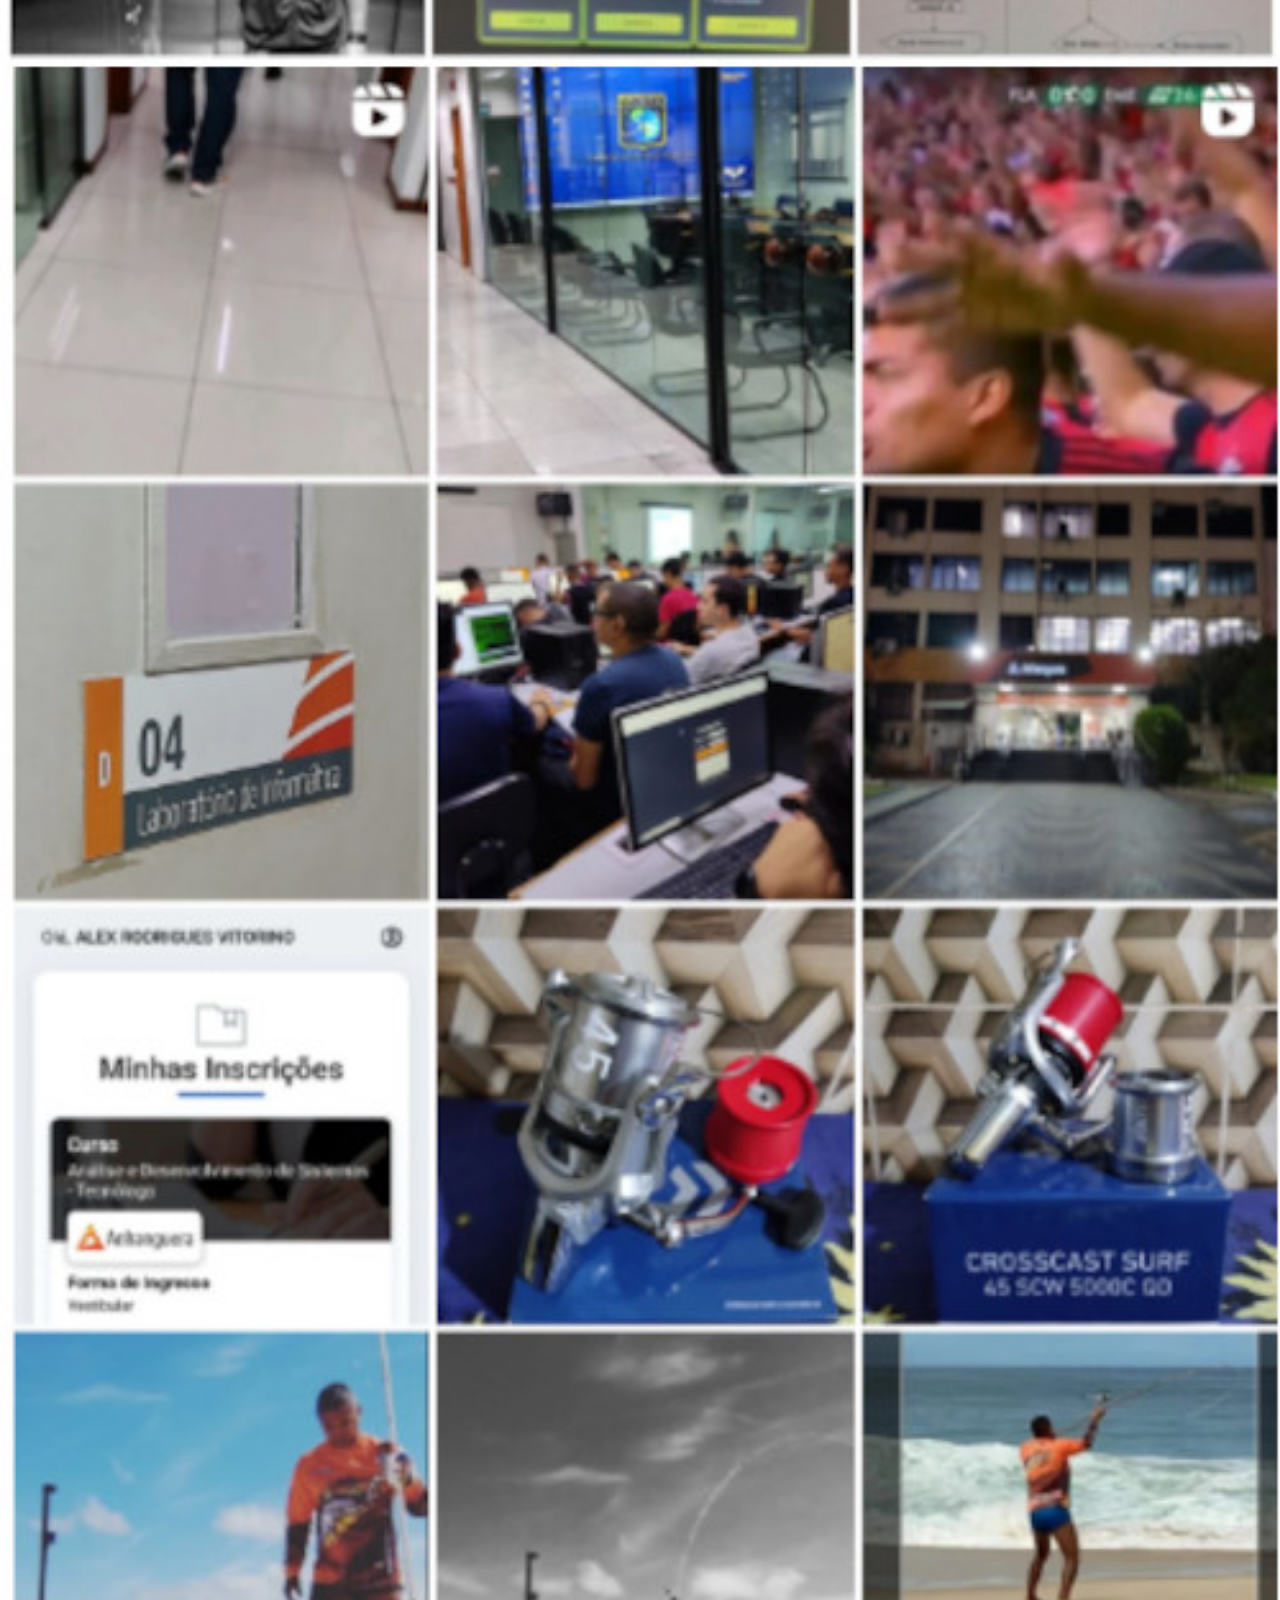
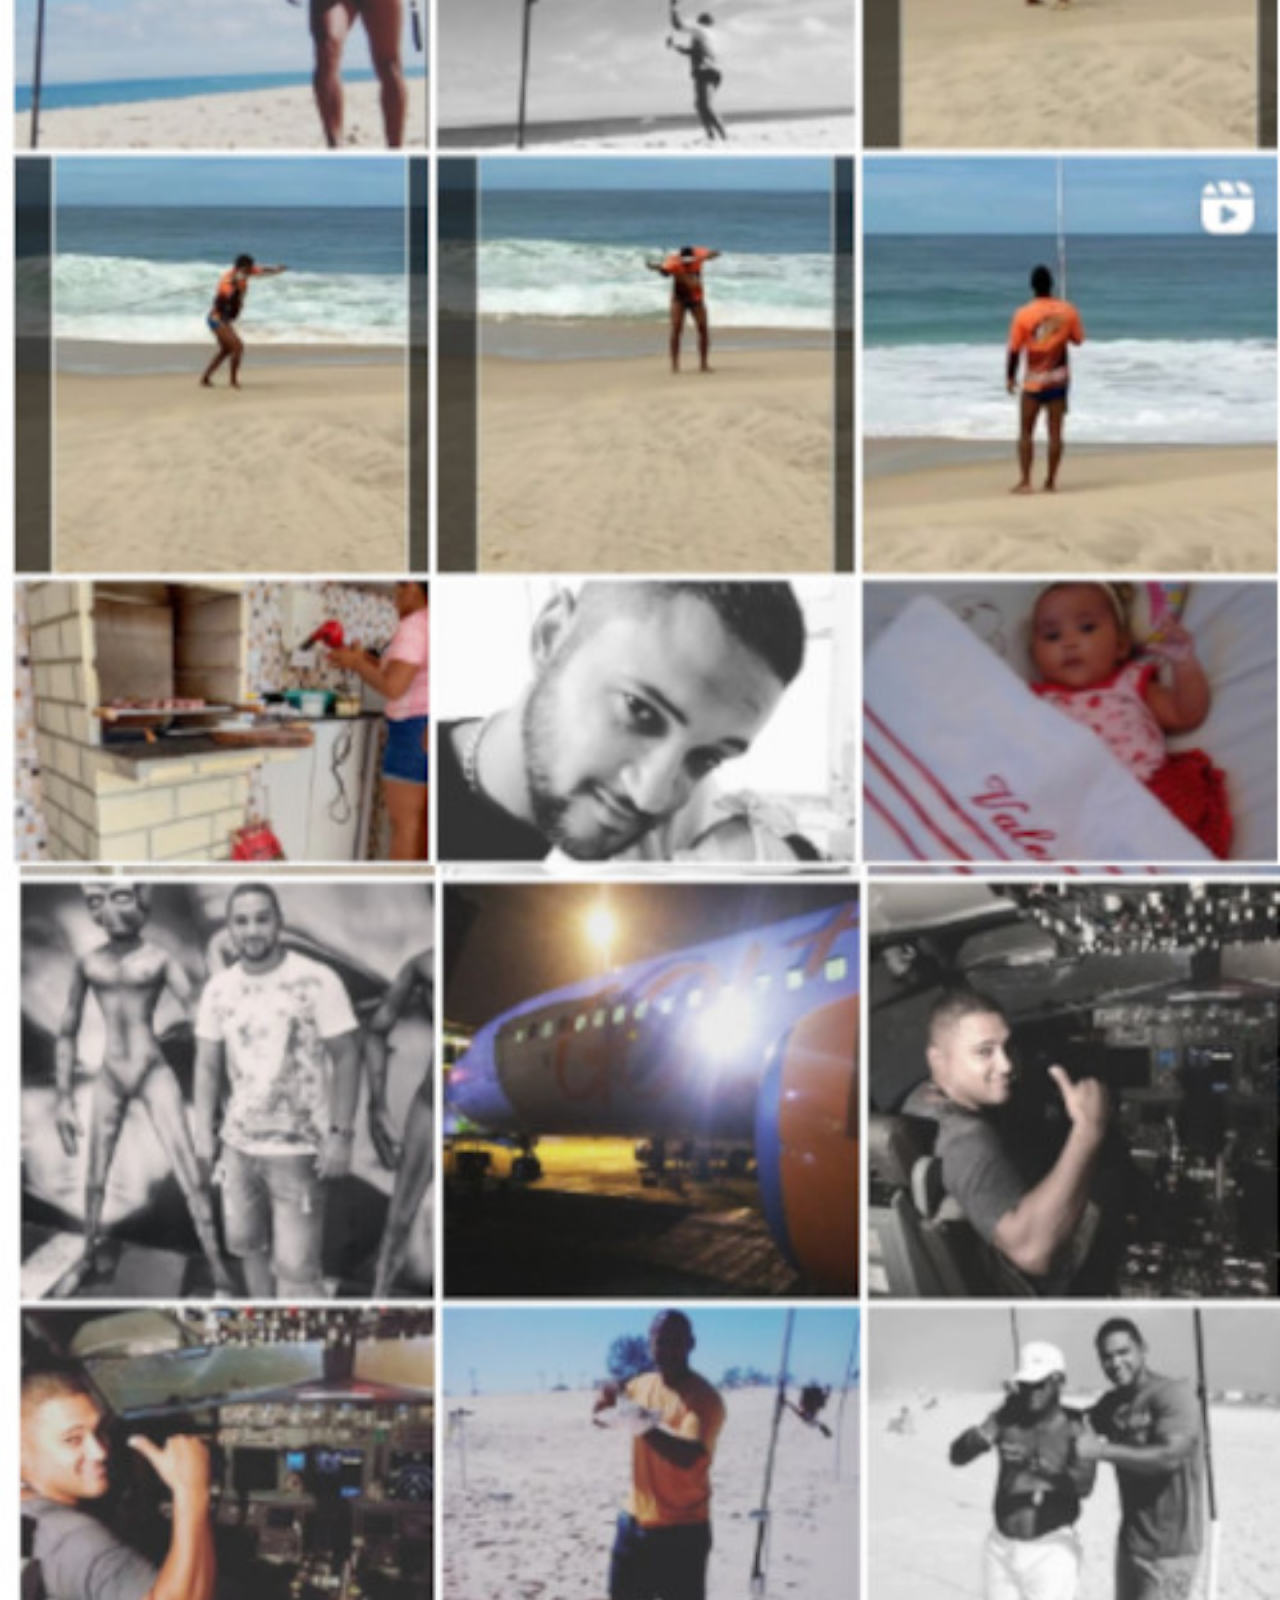
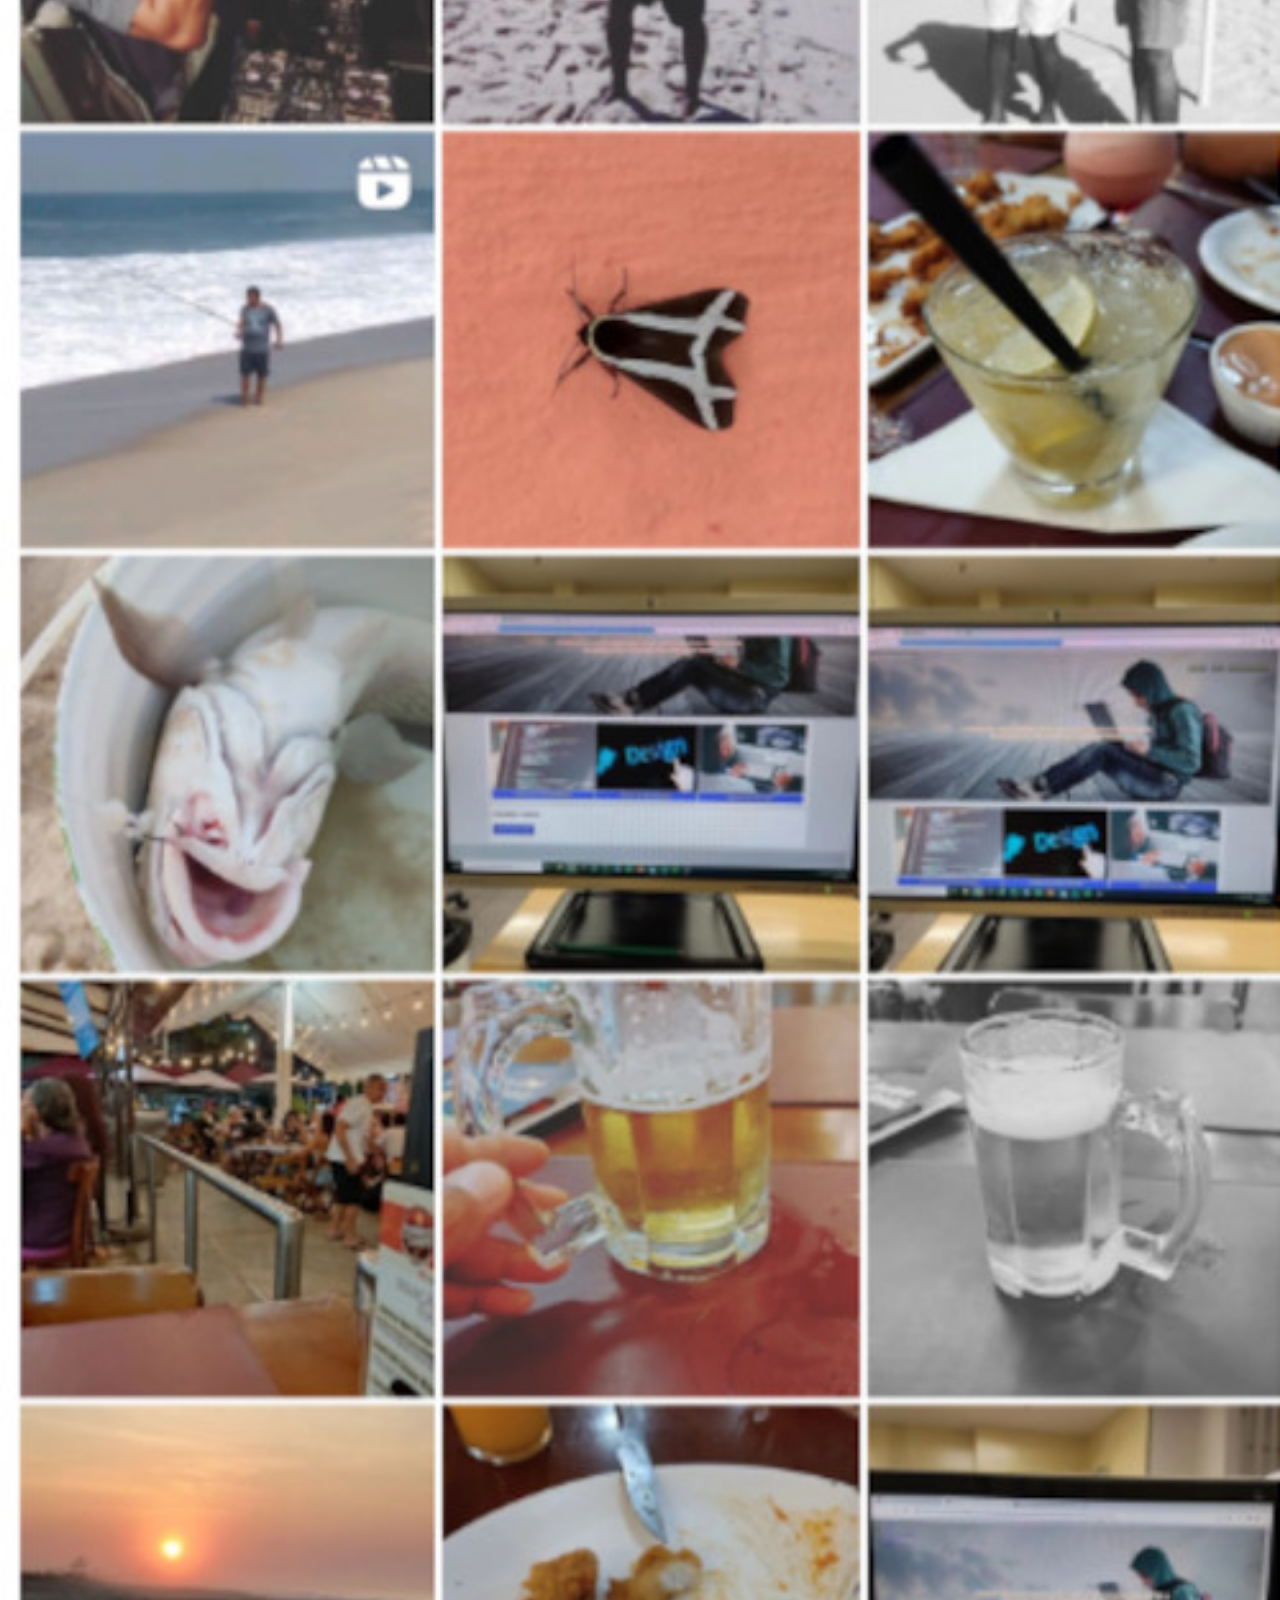
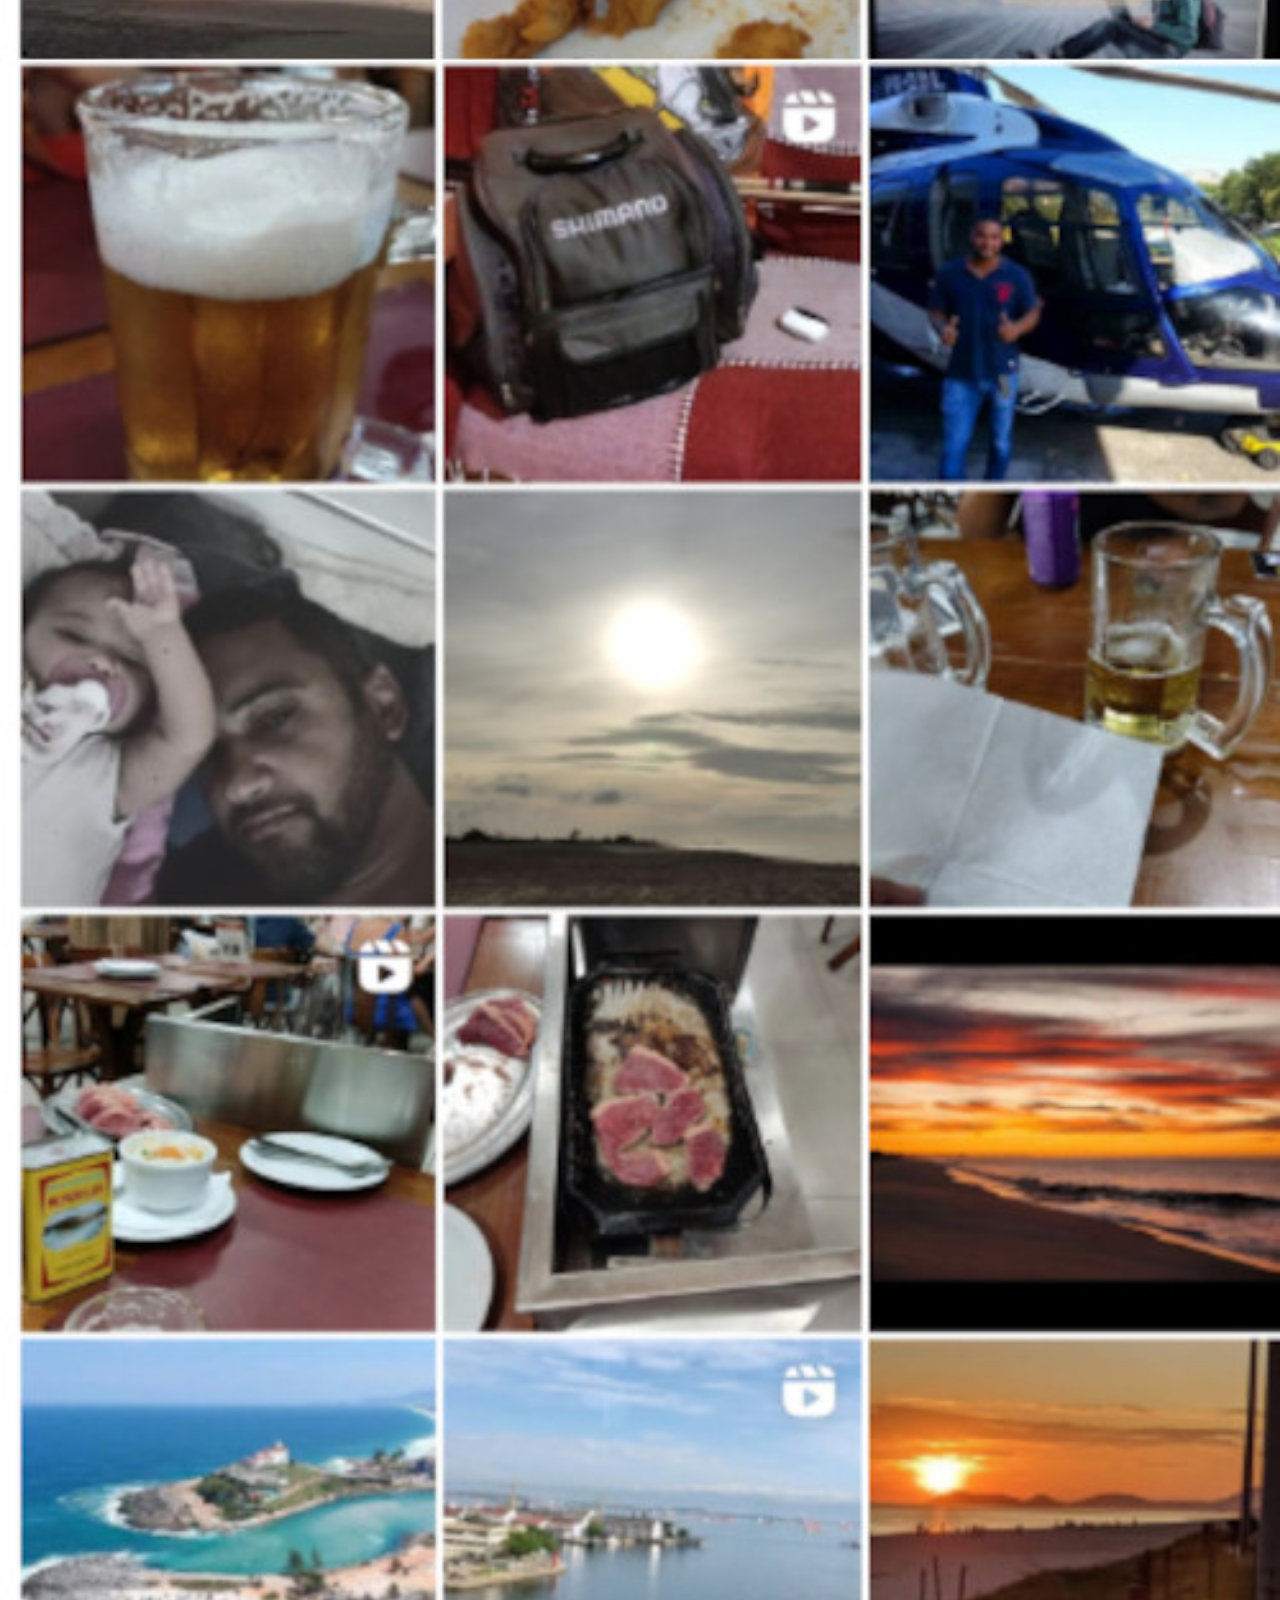
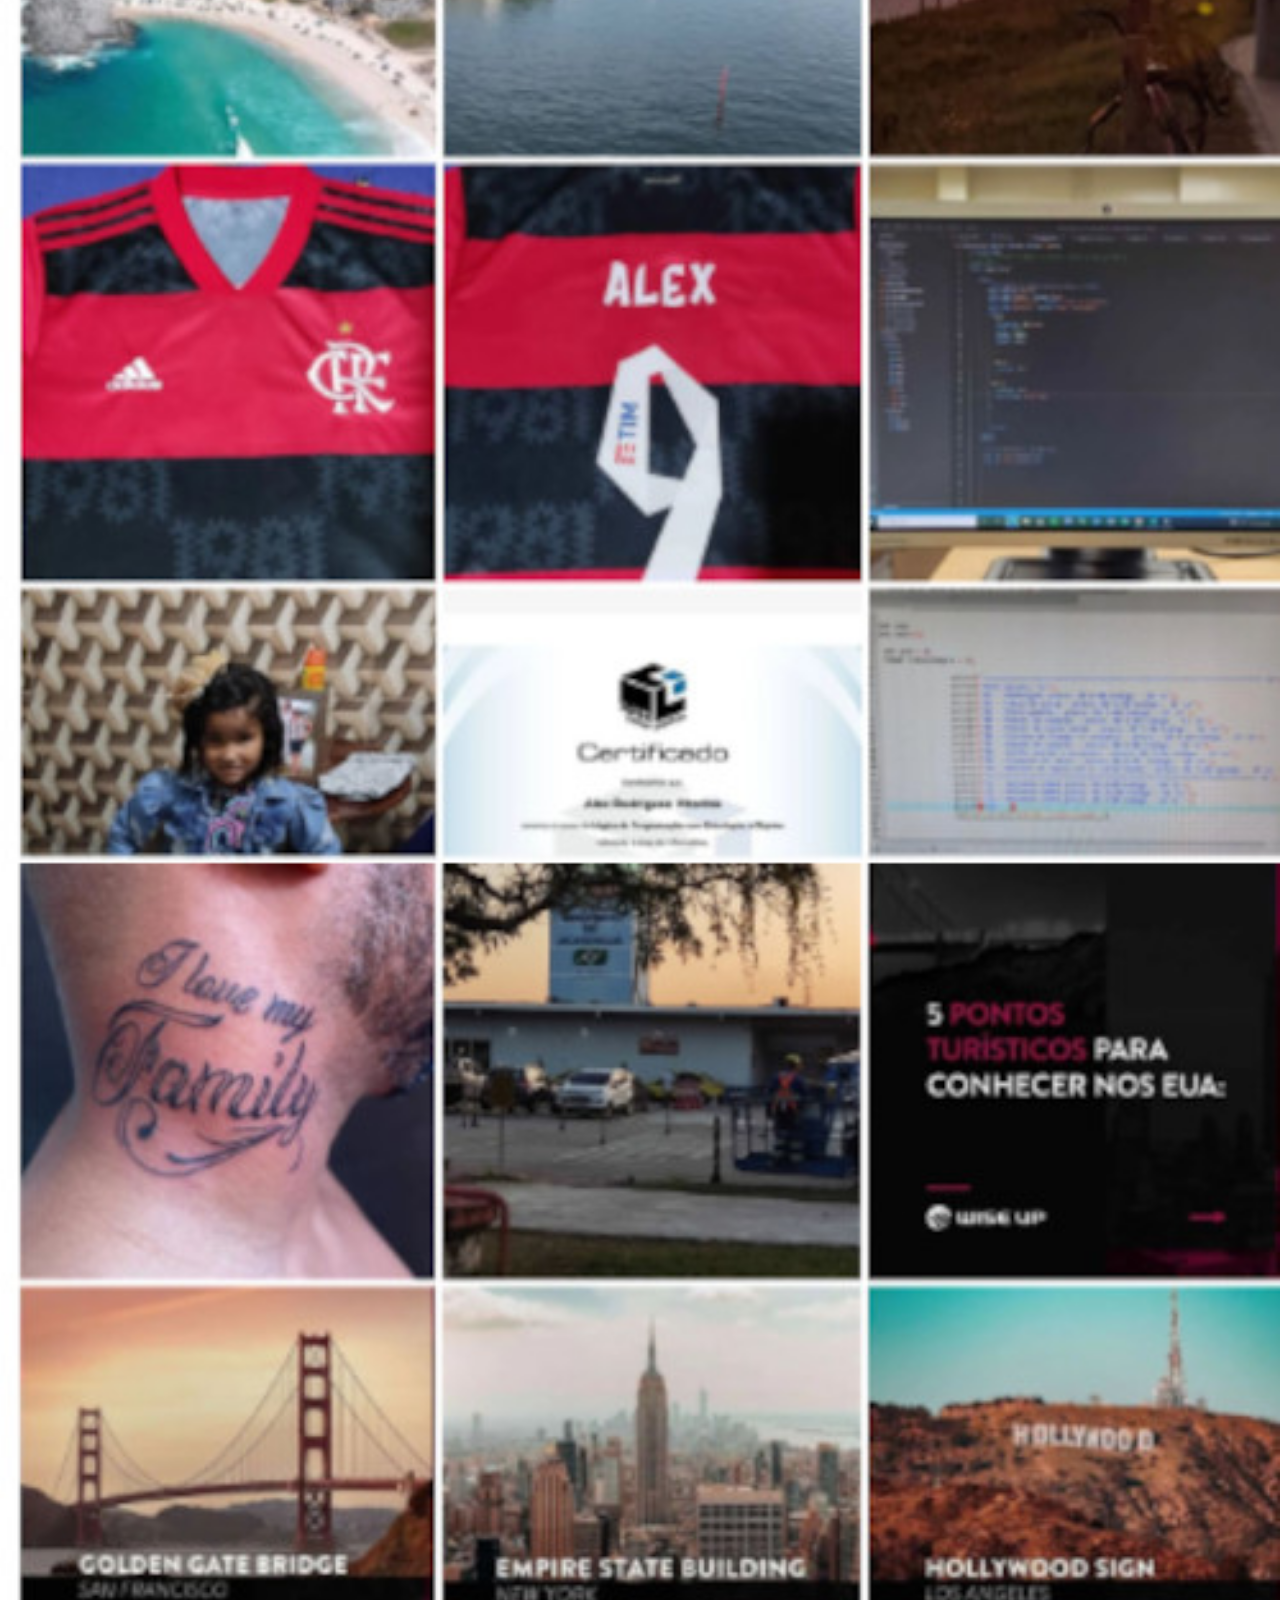
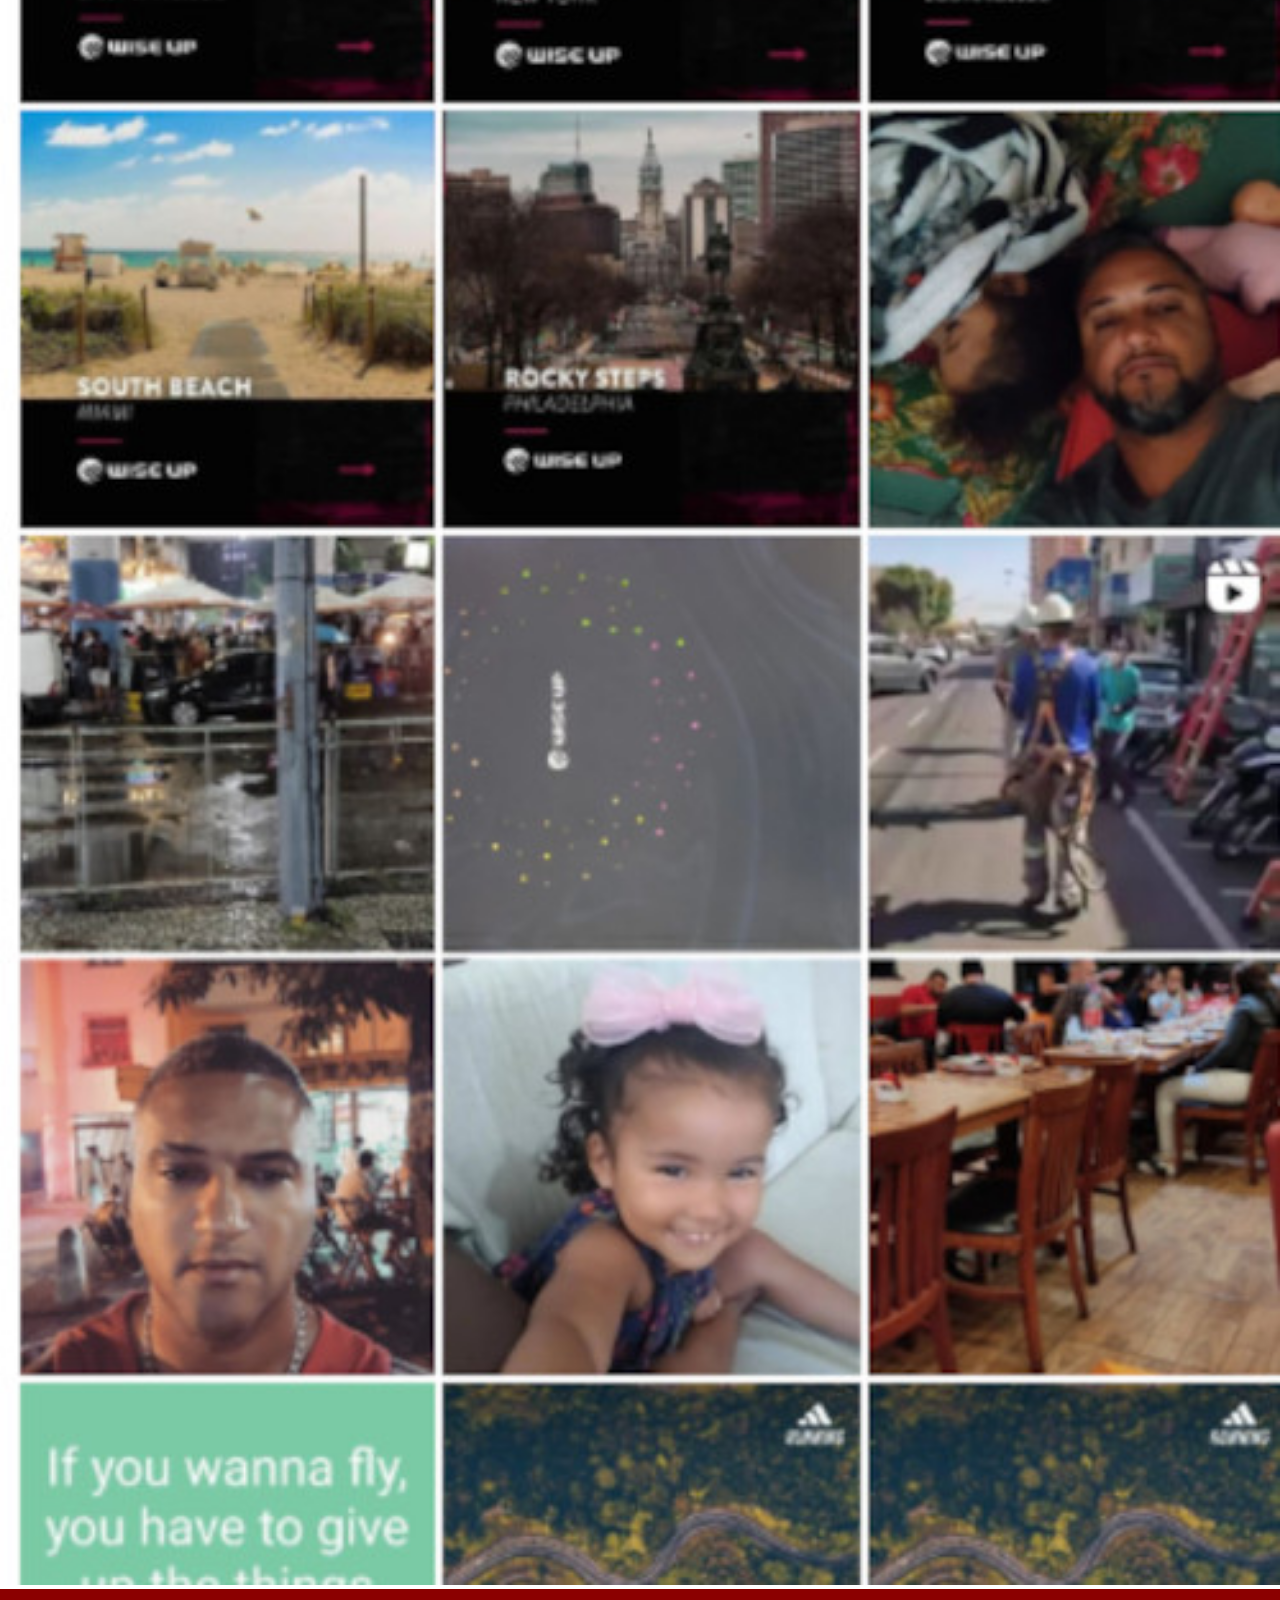
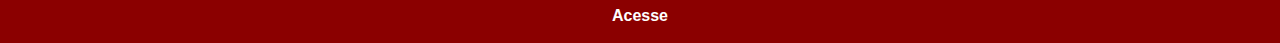
<file: instagram.html>
<!DOCTYPE html>
<html lang="pt-br">

<head>
    <meta charset="UTF-8">
    <meta name="description" content="descrição da minha página">
    <meta name="author" content="Alex Rodrigues Vitorino">
    <meta name="keywords" content="HTML5, CSS3, JavaScript">
    <link rel="stylesheet" href="instagram.css">
    <title>Instagram</title>
</head>

<body>
    <img src="imagens/telainstagram.jpg" alt="instagram">
    <!--Aqui apliquei imagens printadas da rede social instagram-->
    <a href="https://www.instagram.com/alex.r.vitorino/" target="_blank">Acesse</a>
    <!--Aqui apliquei um link da rede social instagram-->
</body>

</html>
</file>
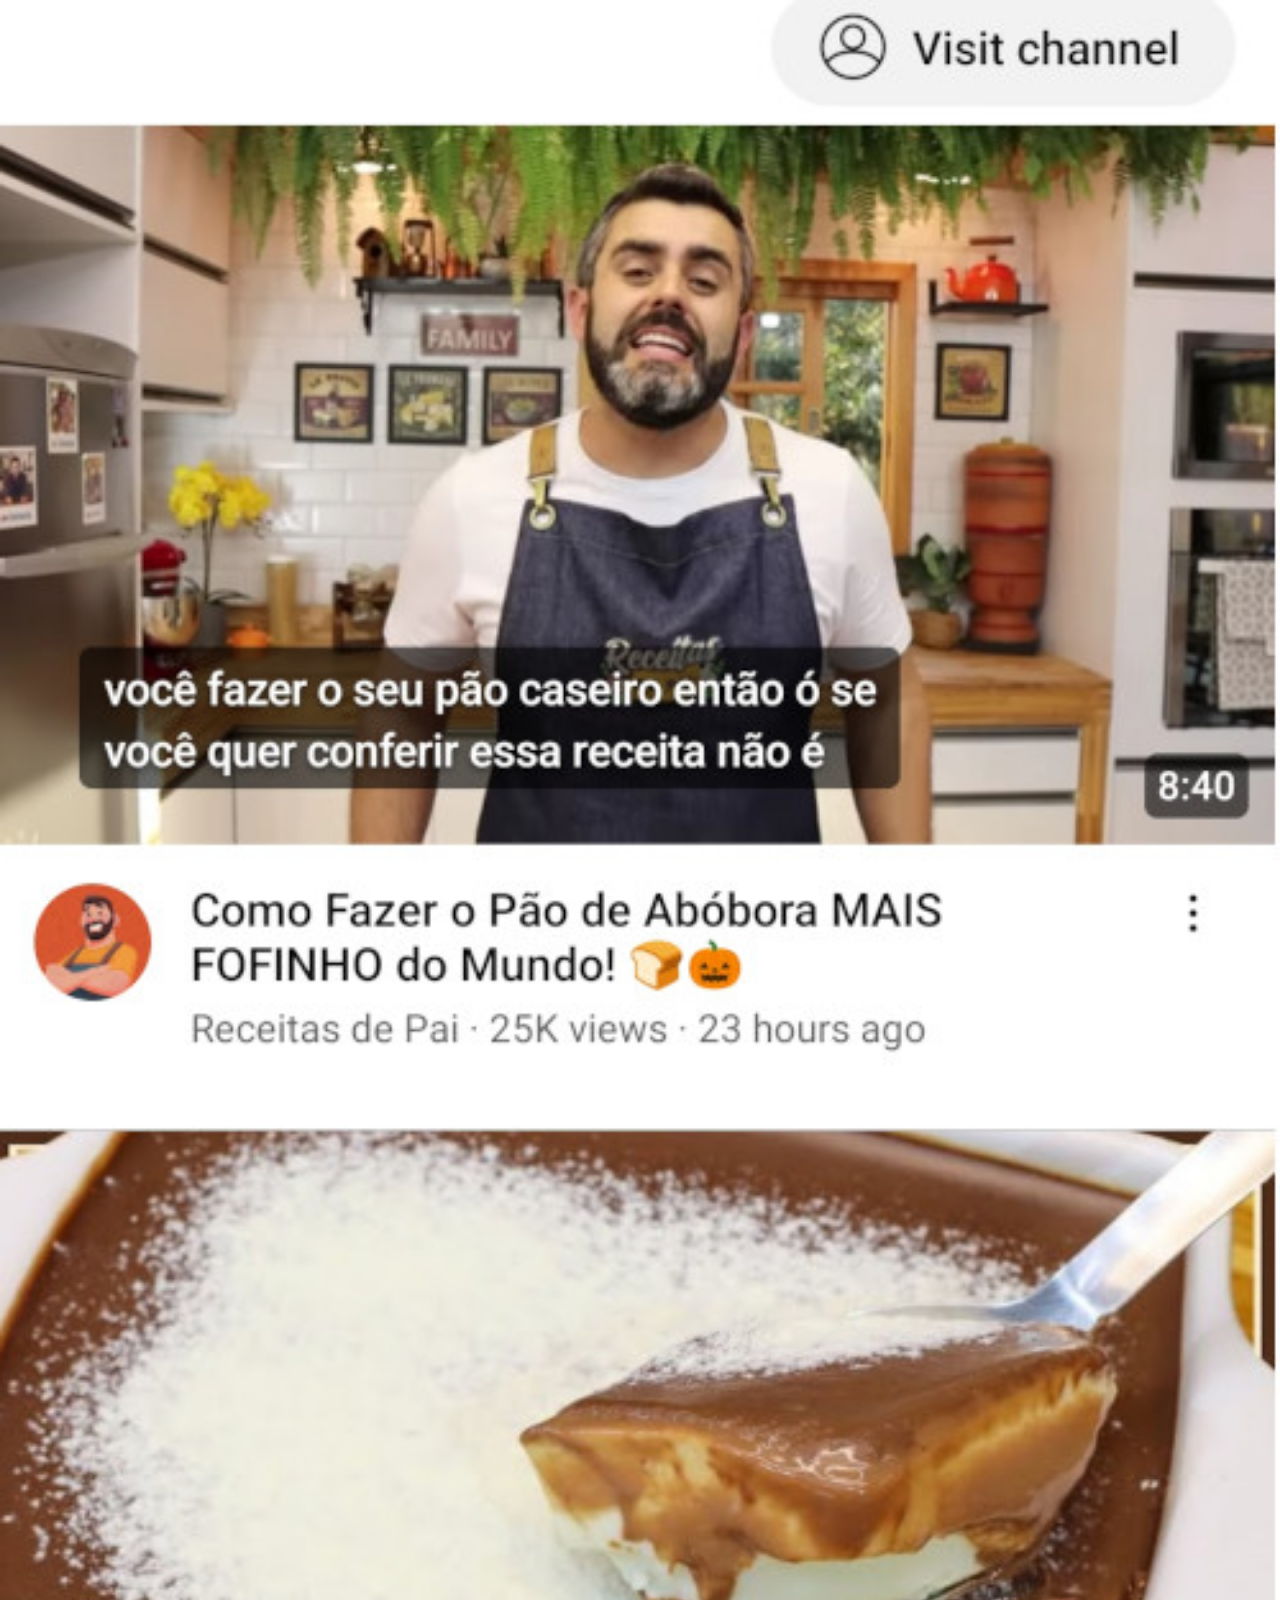
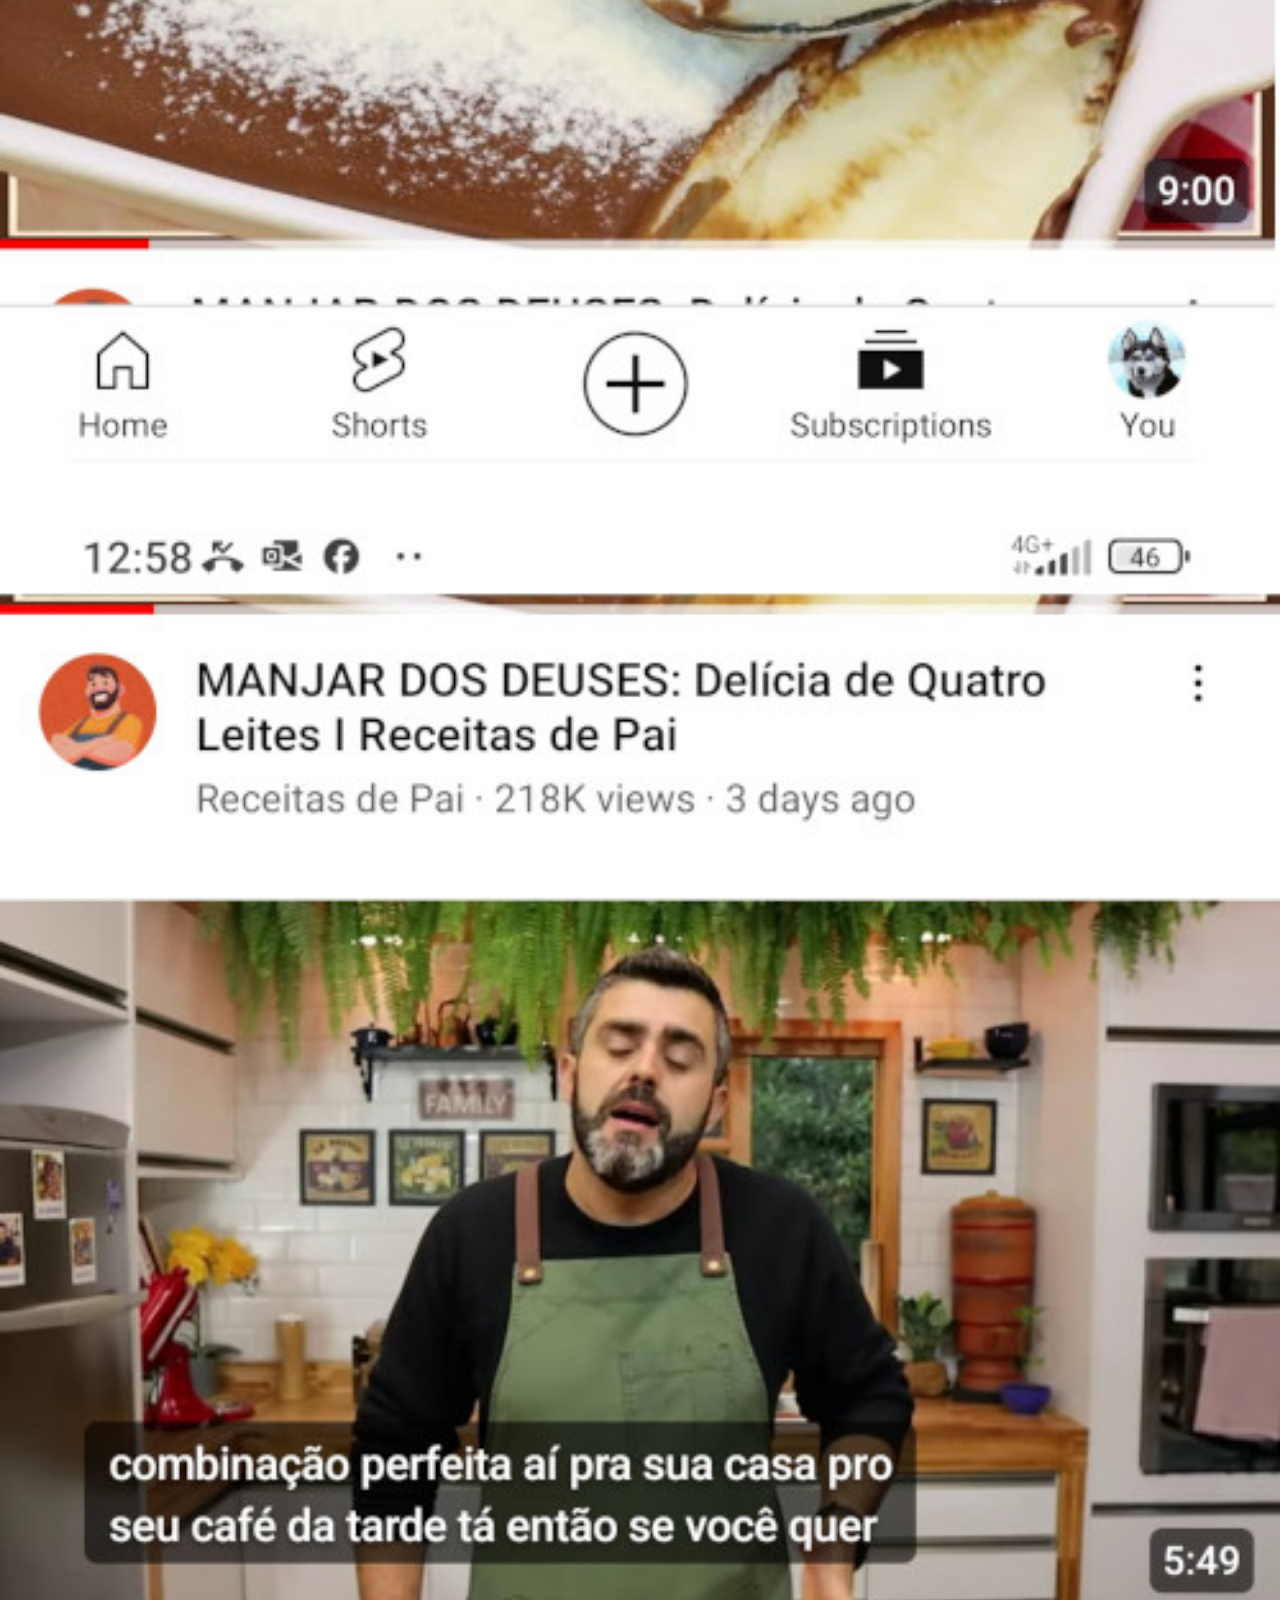
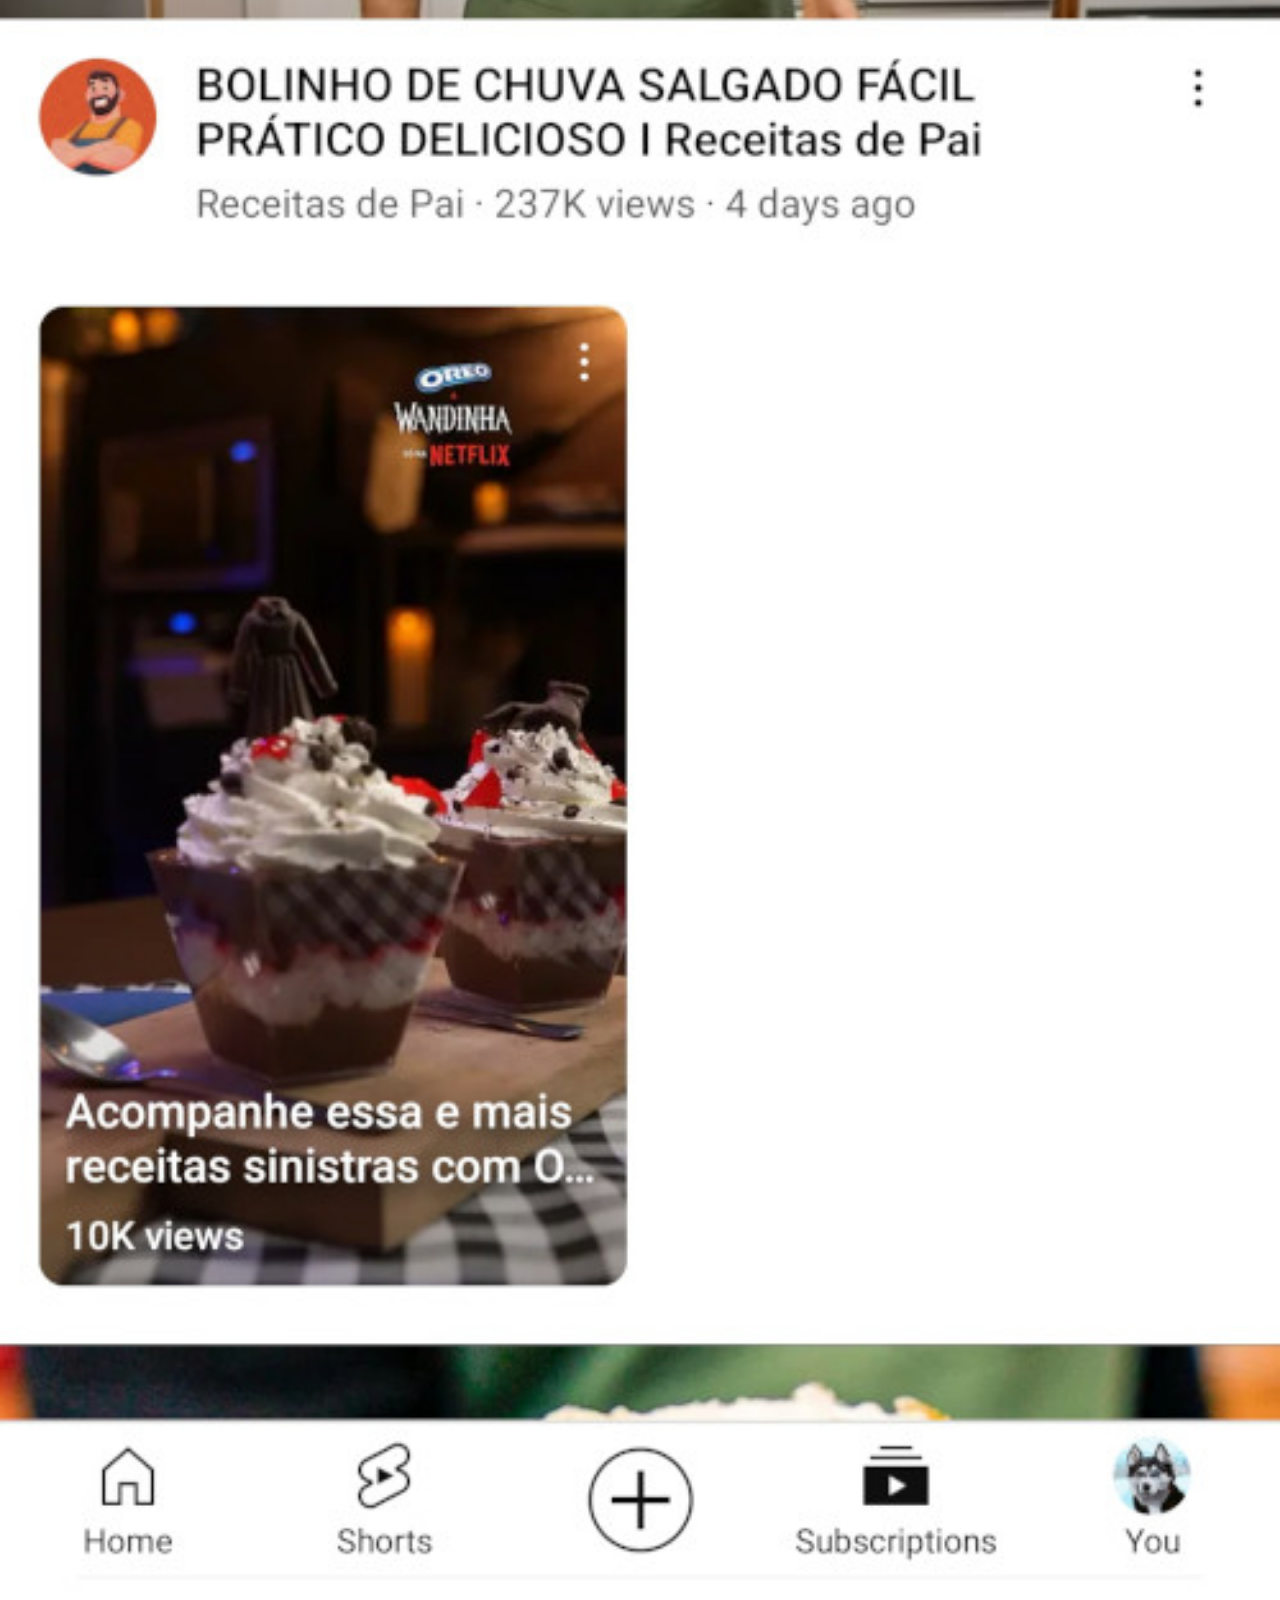
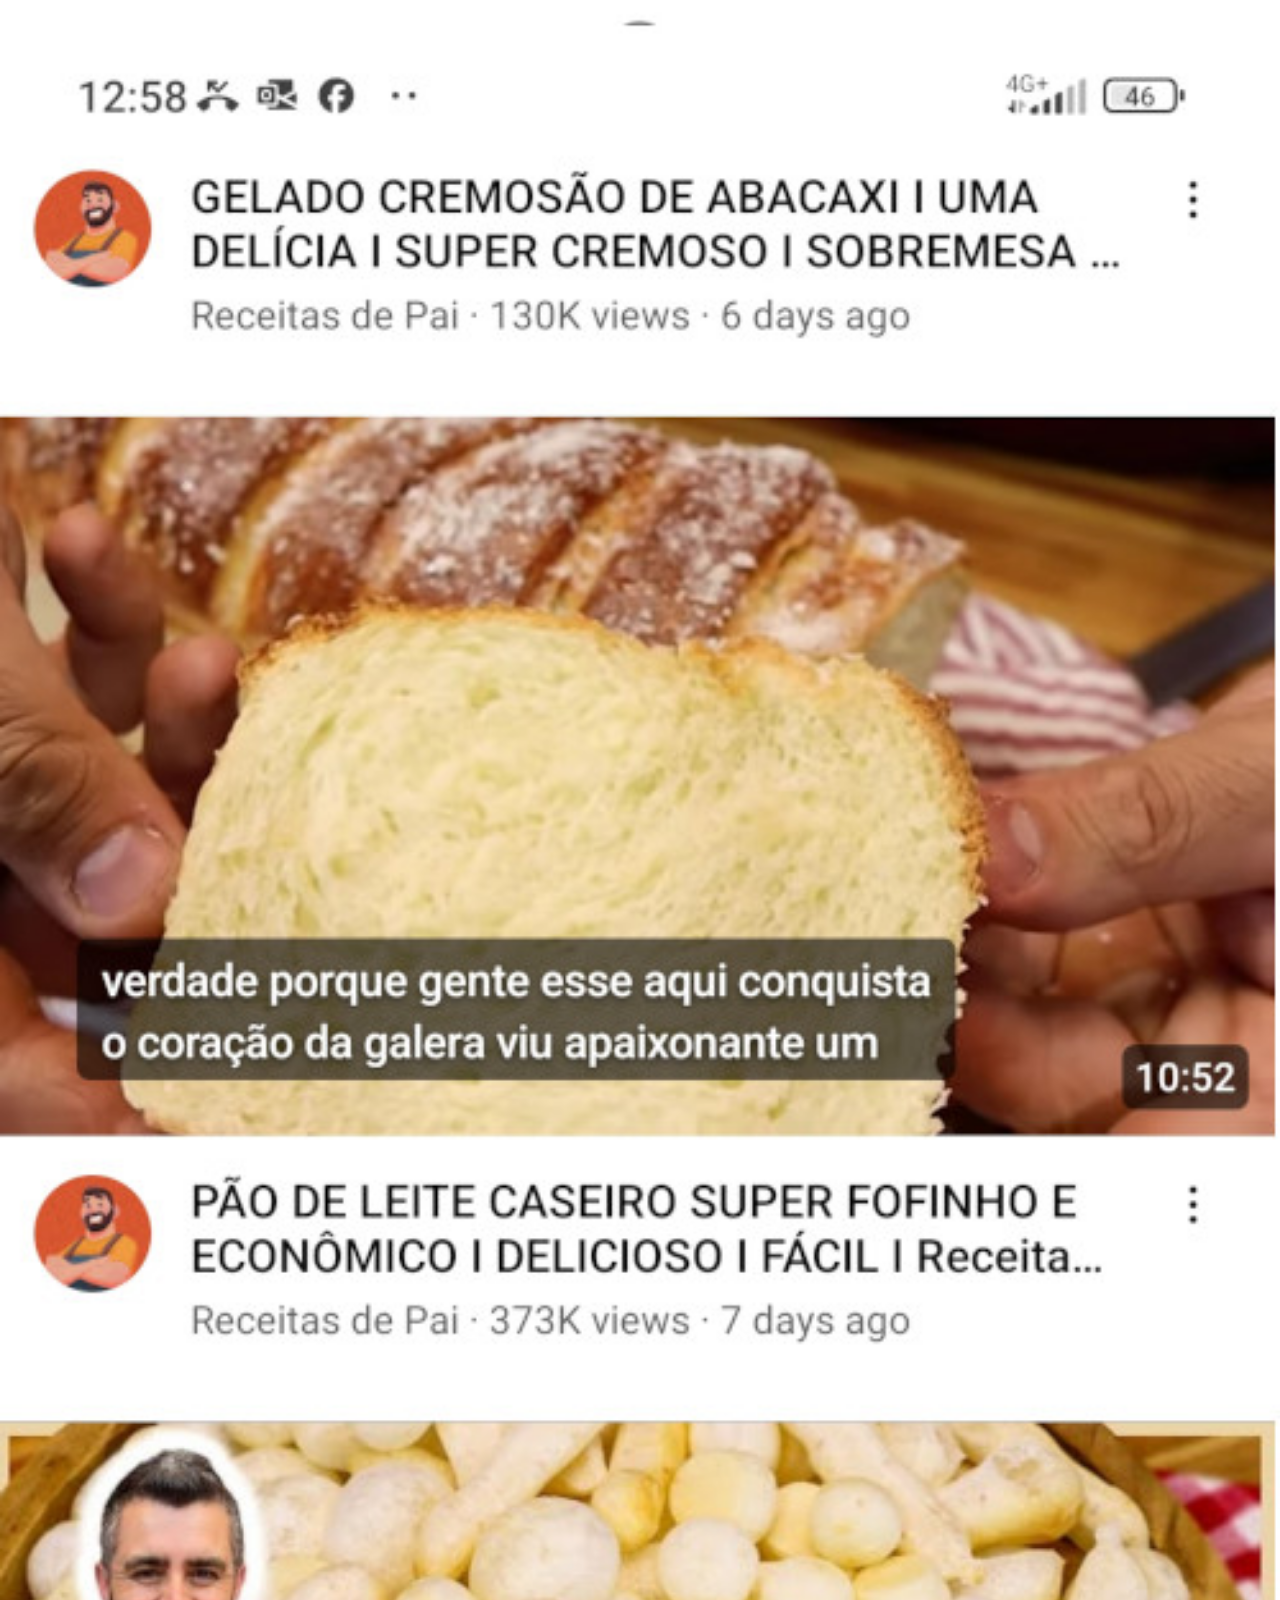
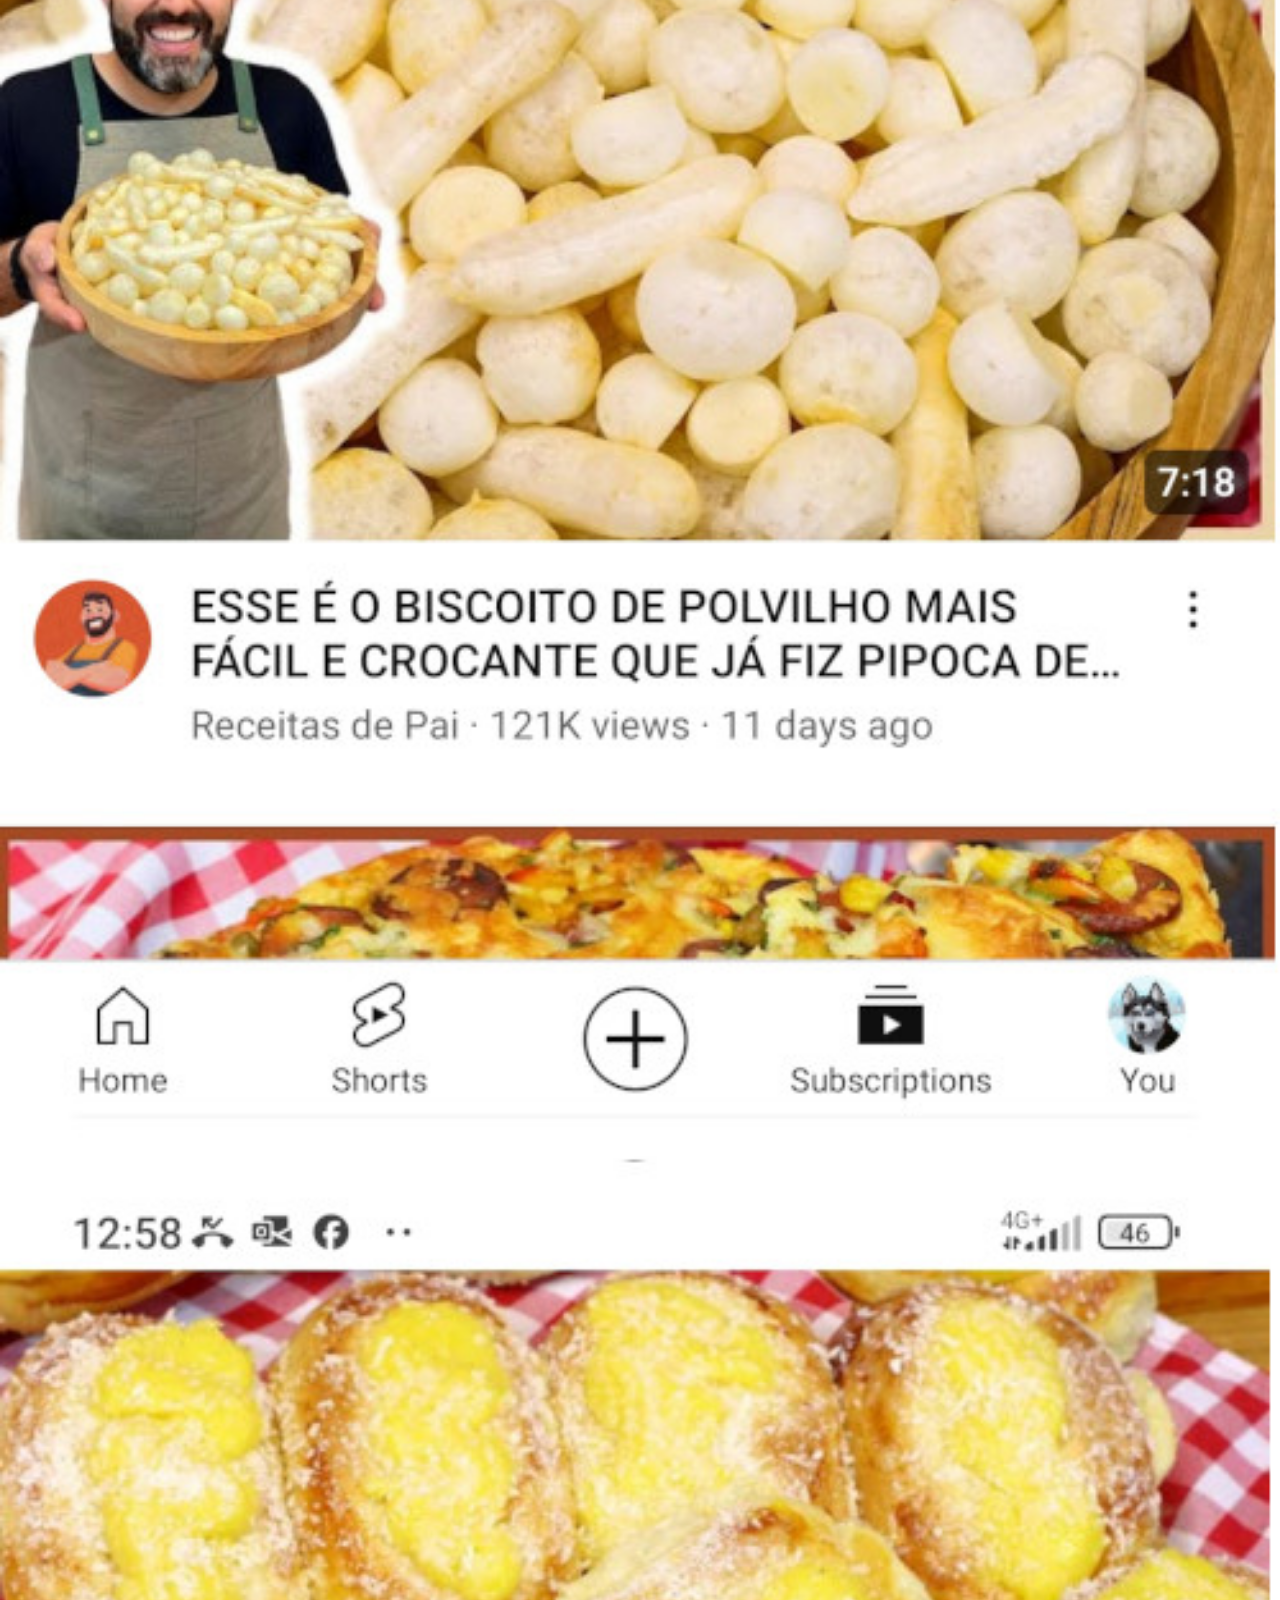
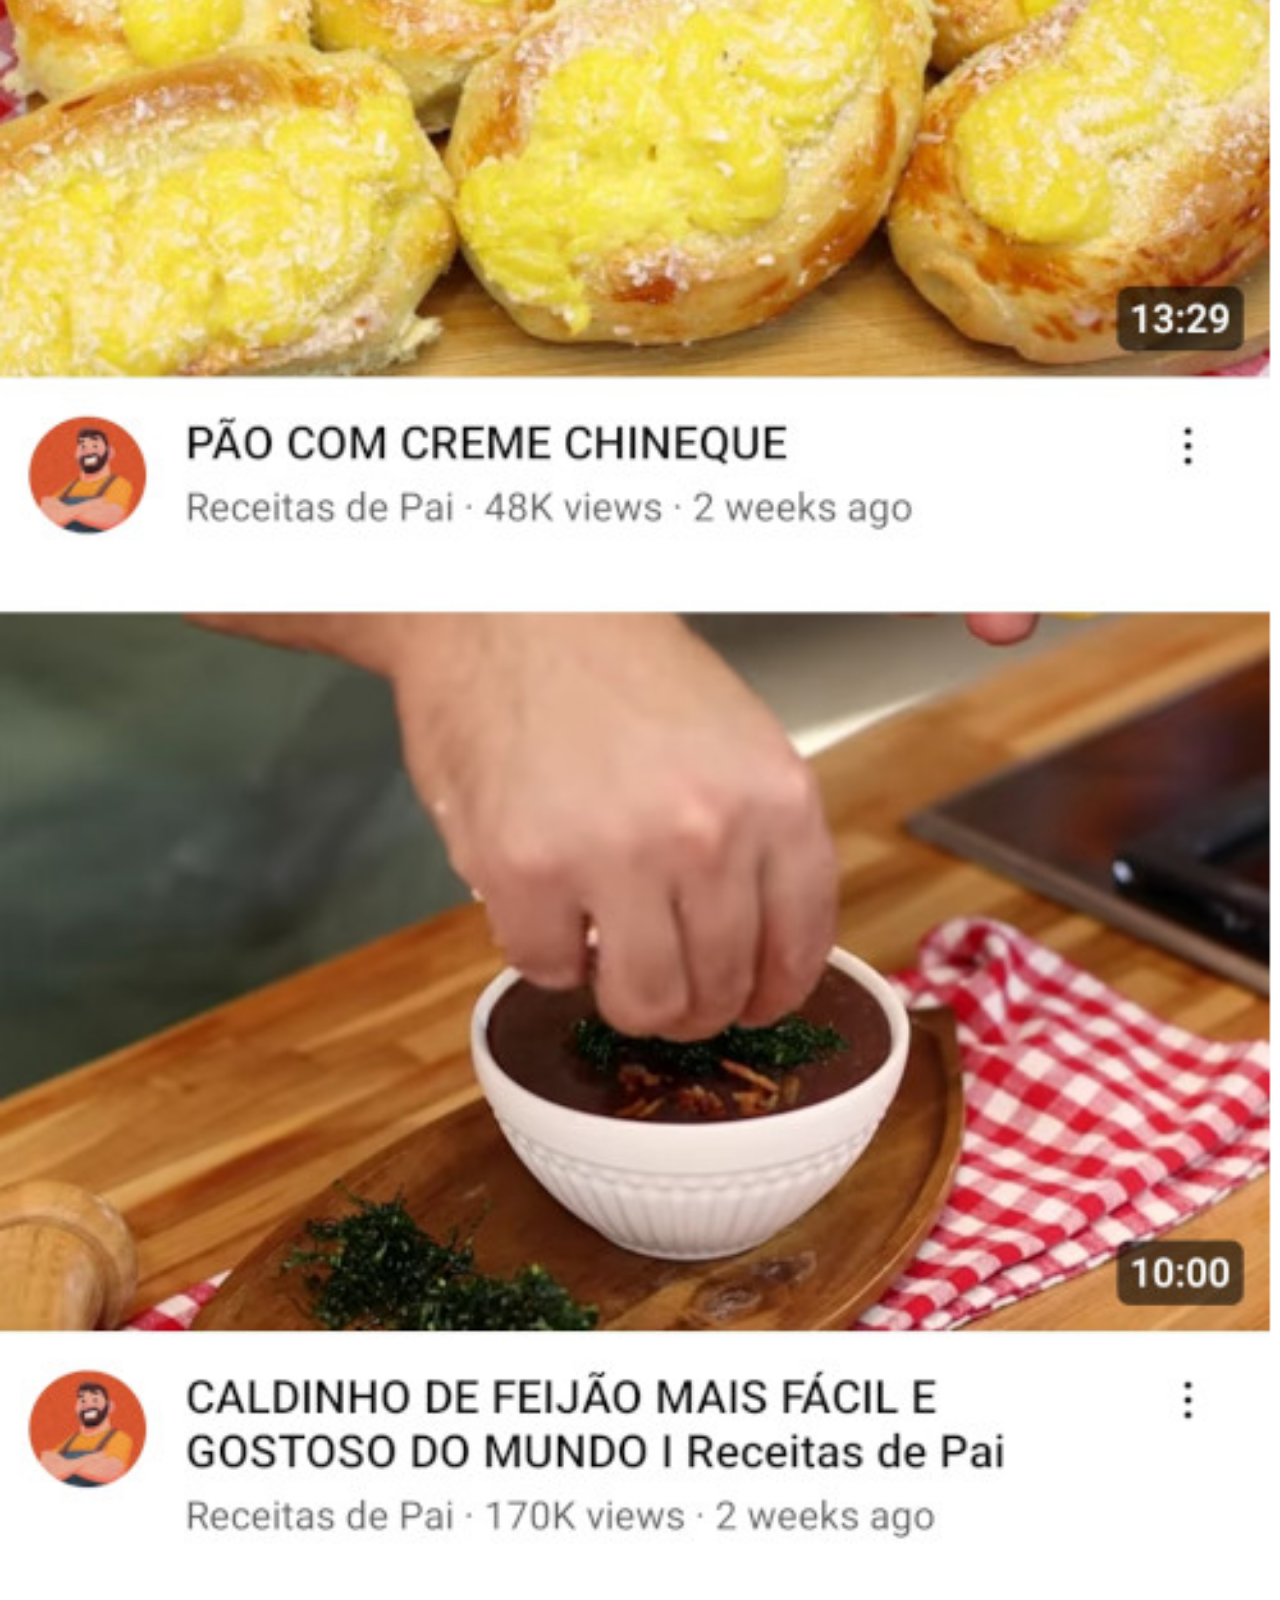
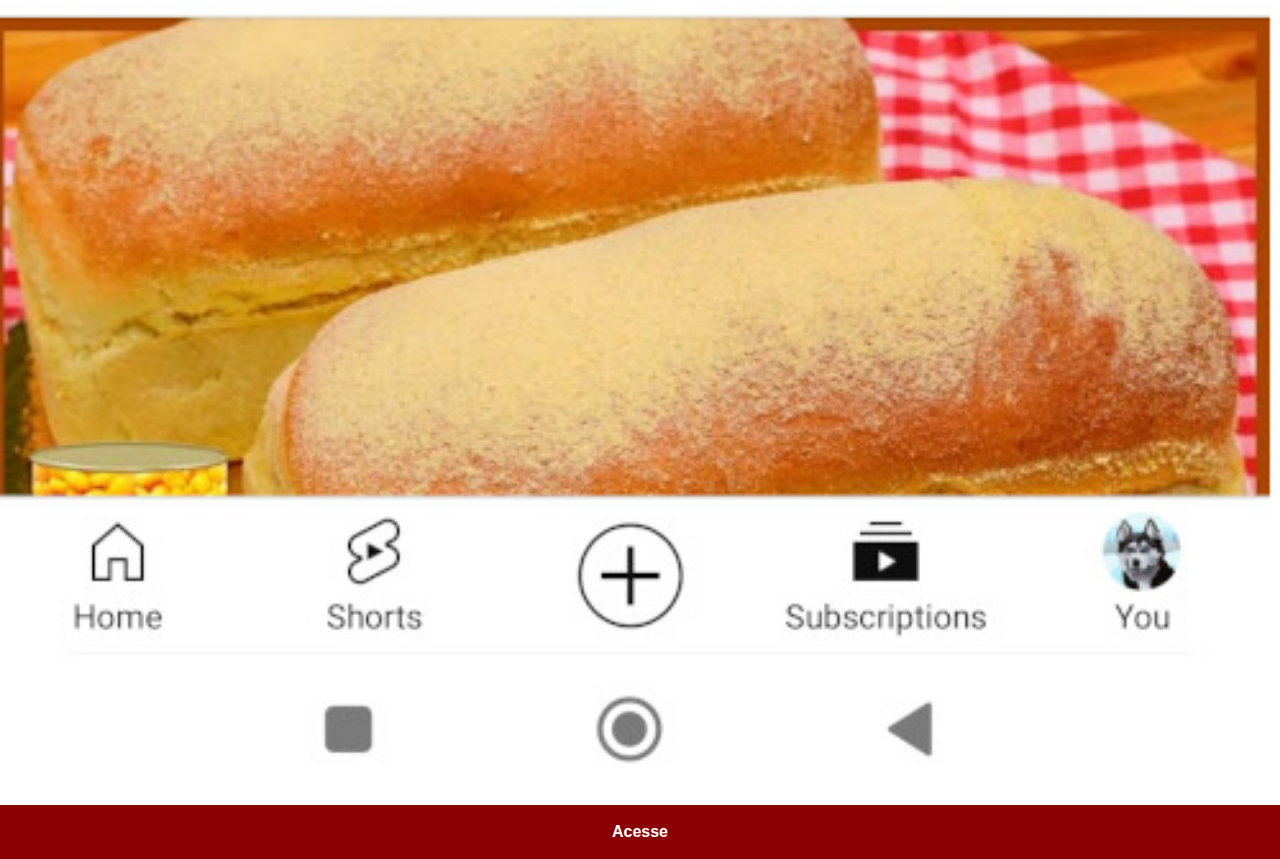
<file: youtube.html>
<!DOCTYPE html>
<html lang="pt-br">

<head>
    <meta charset="UTF-8">
    <meta name="description" content="descrição da minha página">
    <meta name="author" content="Alex Rodrigues Vitorino">
    <meta name="keywords" content="HTML5, CSS3, JavaScript">
    <link rel="stylesheet" href="youtube.css">
    <title>Youtube</title>
</head>

<body>
    <img src="imagens/telayoutube.jpg" alt="youtube"> <!--Aqui apliquei imagens printadas da rede social youtube-->
    <a href="https://www.youtube.com/c/ReceitasdePai" target="_blank">Acesse</a>
    <!--Aqui apliquei um link da rede social youtube-->

</body>

</html>
</file>
<file: style.css>
* {
    padding: 0;
    margin: 0;
    box-sizing: border-box;
}








html,
body {
    font-family: Georgia, 'Times New Roman', Times, serif;
    width: 100vw;
    height: 100vh;
    background-image: url(./imagens/fundo-madeira.jpg);
    /*Aqui apliquei uma imaagem de fundo da interface*/
    background-repeat: no-repeat;
    background-position: center;
    background-size: cover;



}



.box {
    padding: 10px;
    /*Aqui apliquei um padding na imagem apple*/
}









.apple {
    width: 20px;
    /*Aqui apliquei uma larguar na imagem apple*/
    padding-top: 10px;
}





main {
    height: 100vh;
    /*Aqui apliquei uma altura para o main*/
    position: relative;
    /*Aqui apliquei um position relative para movimentar uam div*/

}





.cellphone {
    position: absolute;
    width: 320px;
    /*Aqui apliquei uma largura na imagem do celular*/
    height: 640px;
    /*Aqui apliquei uma altura na imagem do celular*/
    top: 50%;
    /*Aqui apliquei 50% para imagem ficar no topo da tela*/
    left: 50%;
    /*Aqui apliquei 50% left para imagem ficar ao lado esquerdo*/
    transform: translate(-50%, -50%);
    /*Aqui apliquei essa função para movera imagem horizontamente e verticalmente com base no seu próprio tamanho*/
    background-image: url(imagens/iphone.png);
    background-repeat: no-repeat;



}




.socialnetwork {
    display: flex;
    flex-direction: column;
    /*Aqui apliquei essas configurações no logo da interface*/
    text-align: right;
    margin-right: 2em;
    padding-top: 1.8em;
    gap: 1em;
}





.socialnetwork img {
    /*Aqui apliquei essas confiurações no logo da interface*/
    width: 50px;
    border-radius: 50%;
    box-shadow: 2px 3px 8px rgba(0, 0, 0, 0.658);
}




.socialnetwork img:hover {
    /*Aqui apliquei essas confiurações no logo da interface*/
    border: 2px solid rgba(255, 255, 255, 0.637);
    transform: translate(-3px, -3px);
    box-shadow: 5px 5px 10px rgba(0, 0, 0, 0.658);
    transition: transform .3s;
}






iframe#home {
    /*Aqui apliquei essas configurações em todo o iframe*/
    position: relative;
    top: 94px;
    left: 33px;
    width: 257px;
    height: 457px;


}
</file>
<file: facebook.css>
* {
    margin: 0;
    padding: 0;
    box-sizing: border-box;
}




::-webkit-scrollbar {
    width: 0;

}



body {
    font-family: Arial, Helvetica, sans-serif;
}




a {
    display: block;
    background-color: darkred;
    padding: 18px;
    text-align: center;
    font-size: 1em;
    color: white;
    text-decoration: none;
    font-weight: bolder;
}



a:hover {
    background-color: red;
}




img {
    width: 100vw;


}
</file>
<file: github.css>
* {
    margin: 0;
    padding: 0;
    box-sizing: border-box;
}




::-webkit-scrollbar {
    /*Aqui apliqeui essa configuração para ocultar a barra de tarefaas tanto horizontal como na vertical*/
    width: 0;

}



body {
    font-family: Arial, Helvetica, sans-serif;
}




a {
    display: block;
    /*Aqui apliquei essas configurações em toda minha tag a*/
    background-color: darkred;
    padding: 18px;
    text-align: center;
    font-size: 1em;
    color: white;
    text-decoration: none;
    font-weight: bolder;
}



a:hover {
    background-color: red;
}




img {
    width: 100vw;
    /*Aqui apliquei essa configuração para dar uma largura de 100% na iamge dentro do iframe/celular*/


}
</file>
<file: home.css>
* {
    margin: 0;
    padding: 0;
    box-sizing: border-box;
}





body {
    background-color: black;
    /*Aqui apliquei essas configurações para configurar todo body onde vai ficar a imagem home dentro do iframe/celular*/
    background-image: url(imagens/tela-home.jpg);
    background-repeat: no-repeat;
    background-position: top center;
    background-size: cover;

}
</file>
<file: instagram.css>
* {
    margin: 0;
    padding: 0;
    box-sizing: border-box;
}




::-webkit-scrollbar {
    /*Aqui apliqeui essa configuração para ocultar a barra de tarefaas tanto horizontal como na vertical*/
    width: 0;

}



body {
    font-family: Arial, Helvetica, sans-serif;
}




a {
    display: block;
    /*Aqui apliquei essas configurações em toda minha tag a*/
    background-color: darkred;
    padding: 18px;
    text-align: center;
    font-size: 1em;
    color: white;
    text-decoration: none;
    font-weight: bolder;
}



a:hover {
    background-color: red;
}




img {
    width: 100vw;
    /*Aqui apliquei essa configuração para dar uma largura de 100% na iamge dentro do iframe/celular*/

}
</file>
<file: youtube.css>
* {
    margin: 0;
    padding: 0;
    box-sizing: border-box;
}




::-webkit-scrollbar {
    /*Aqui apliqeui essa configuração para ocultar a barra de tarefaas tanto horizontal como na vertical*/
    width: 0;

}



body {
    font-family: Arial, Helvetica, sans-serif;
}




a {
    display: block;
    /*Aqui apliquei essas configurações em toda minha tag a*/
    background-color: darkred;
    padding: 18px;
    text-align: center;
    font-size: 1em;
    color: white;
    text-decoration: none;
    font-weight: bolder;
}



a:hover {
    background-color: red;
}




img {
    width: 100vw;
    /*Aqui apliquei essa configuração para dar uma largura de 100% na iamge dentro do iframe/celular*/
}
</file>
